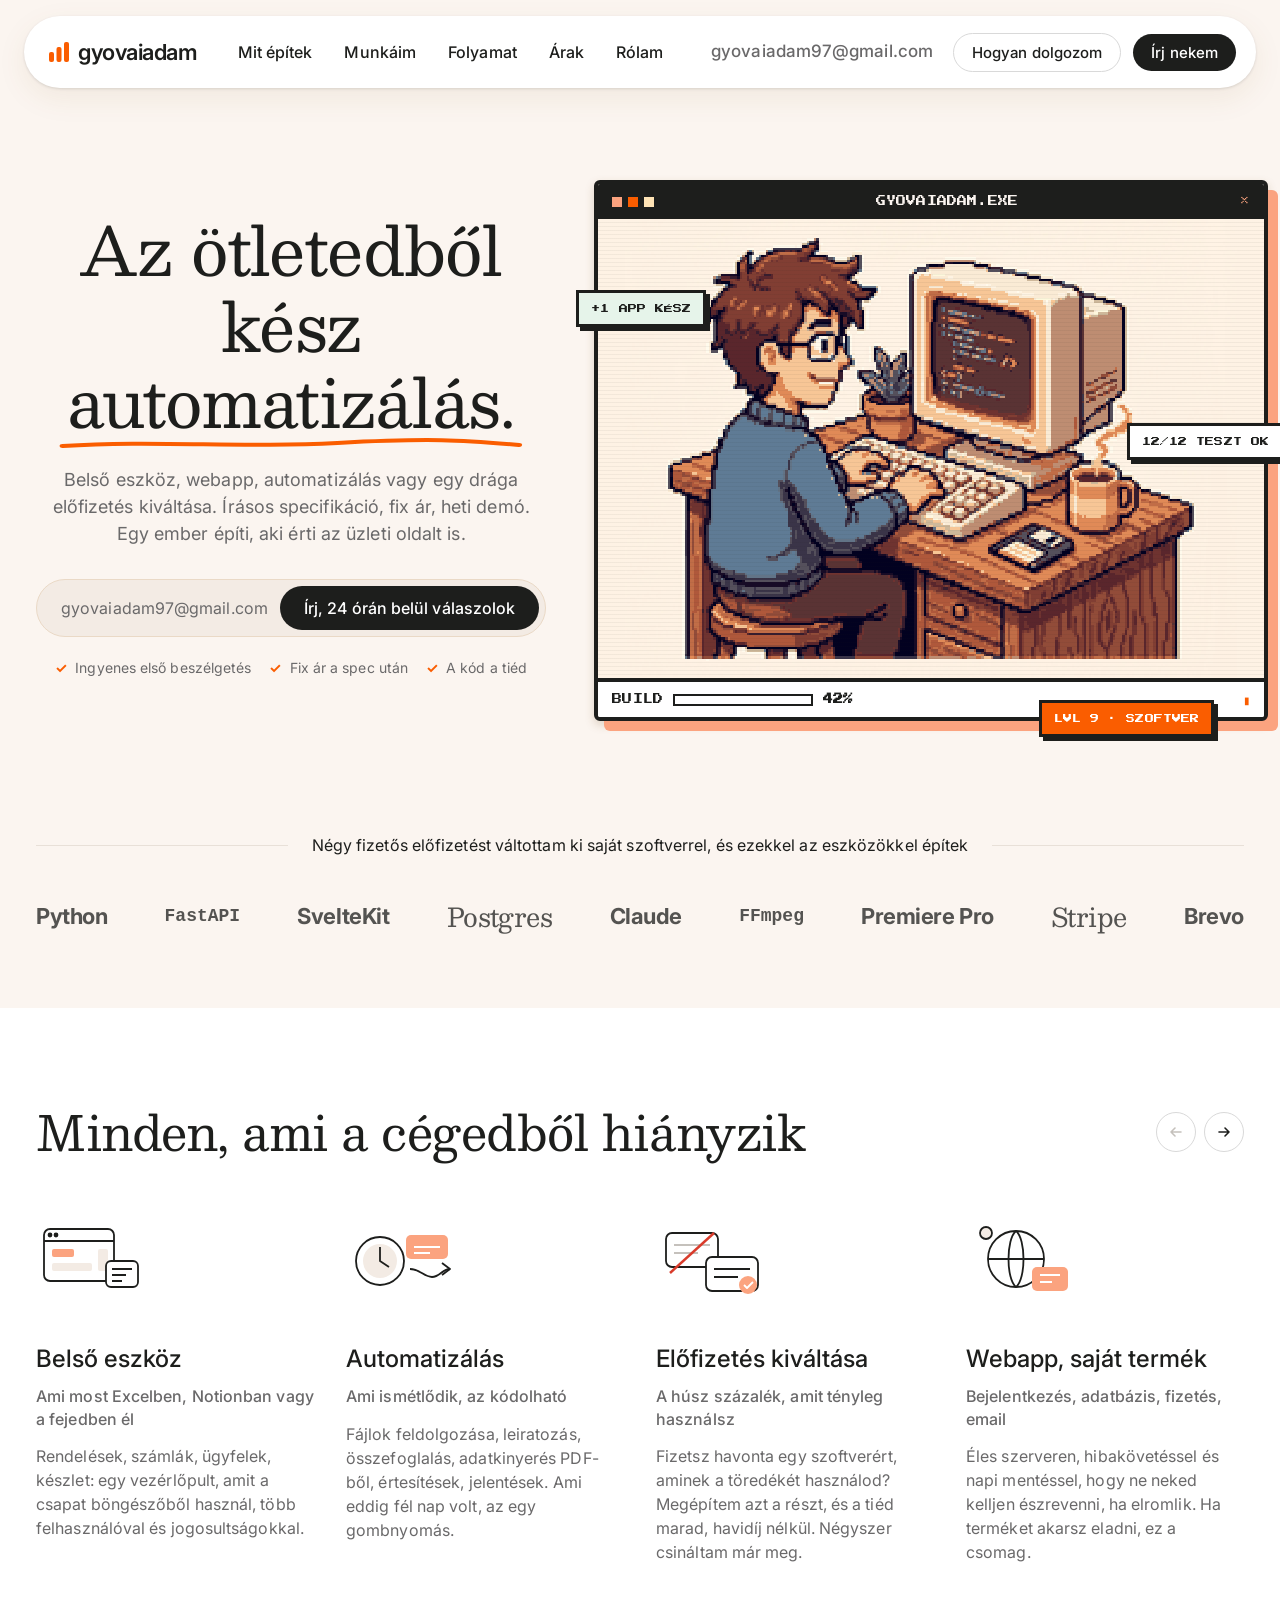
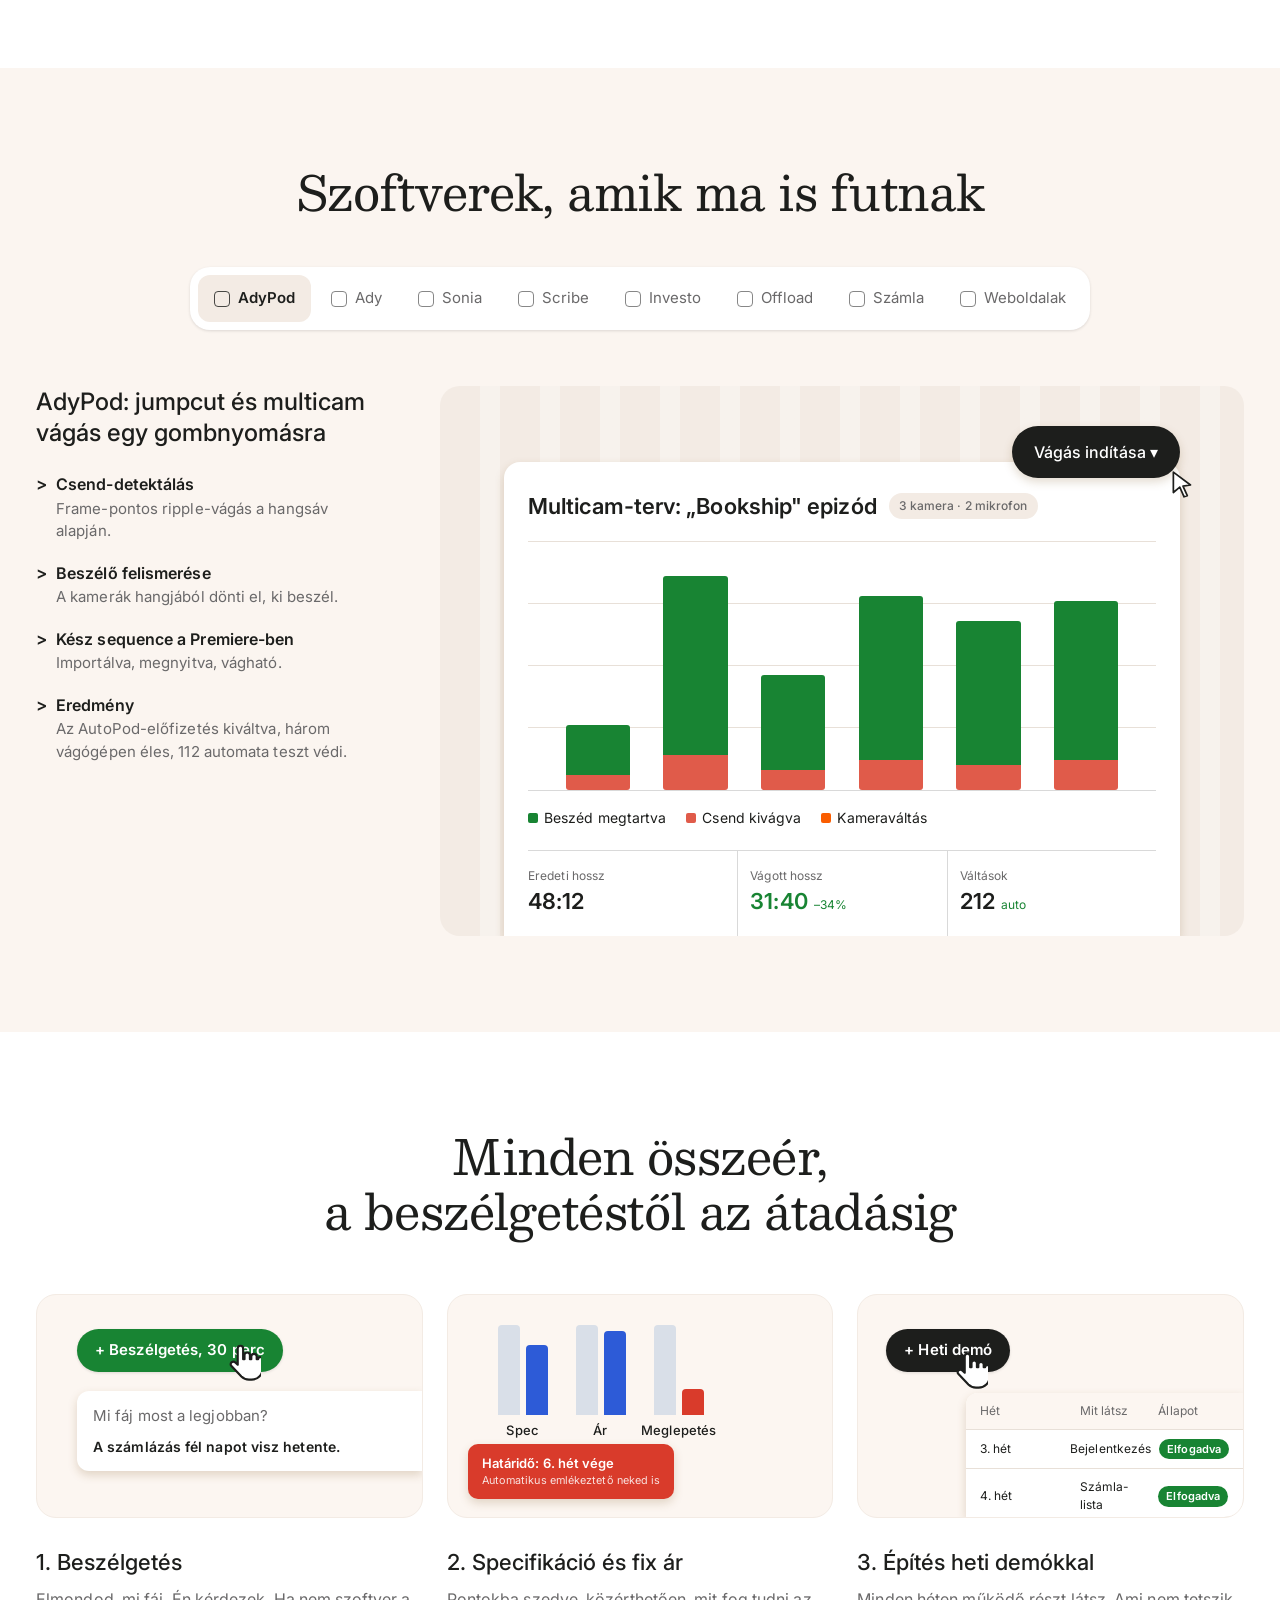
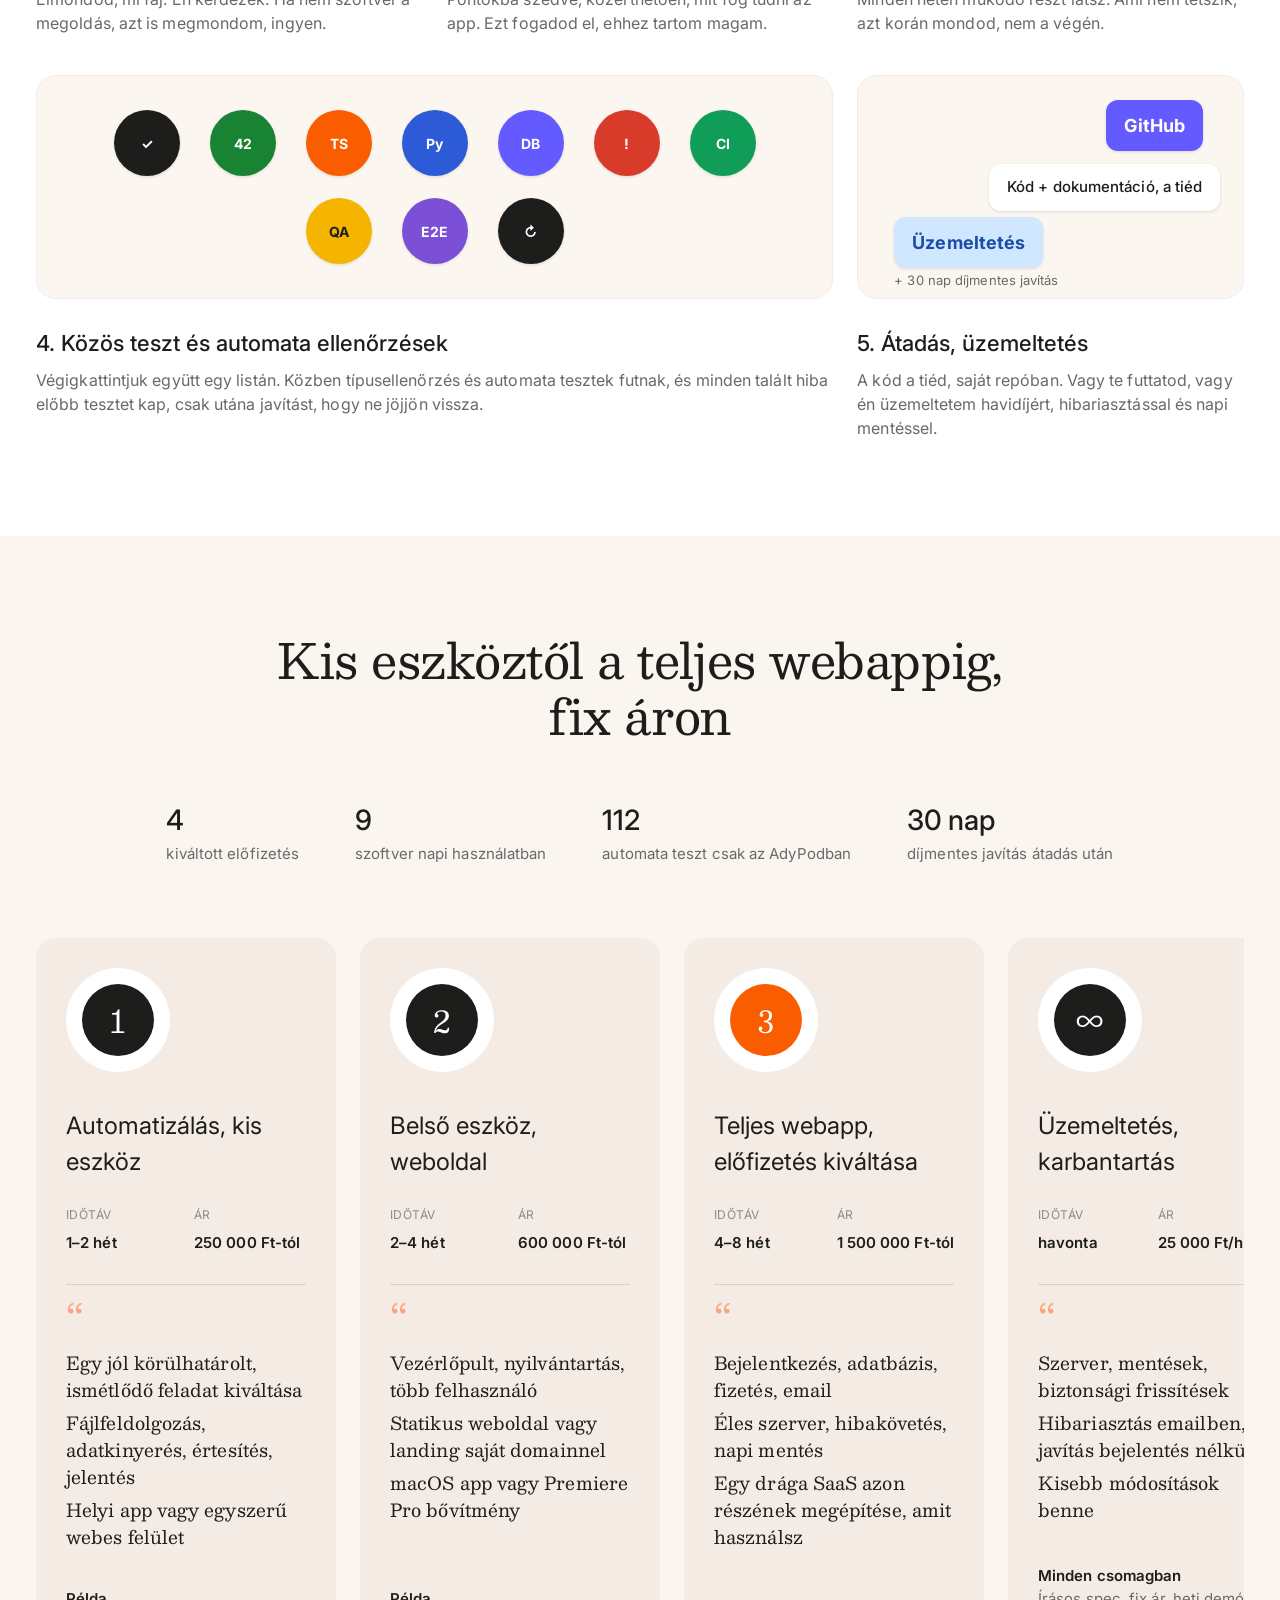
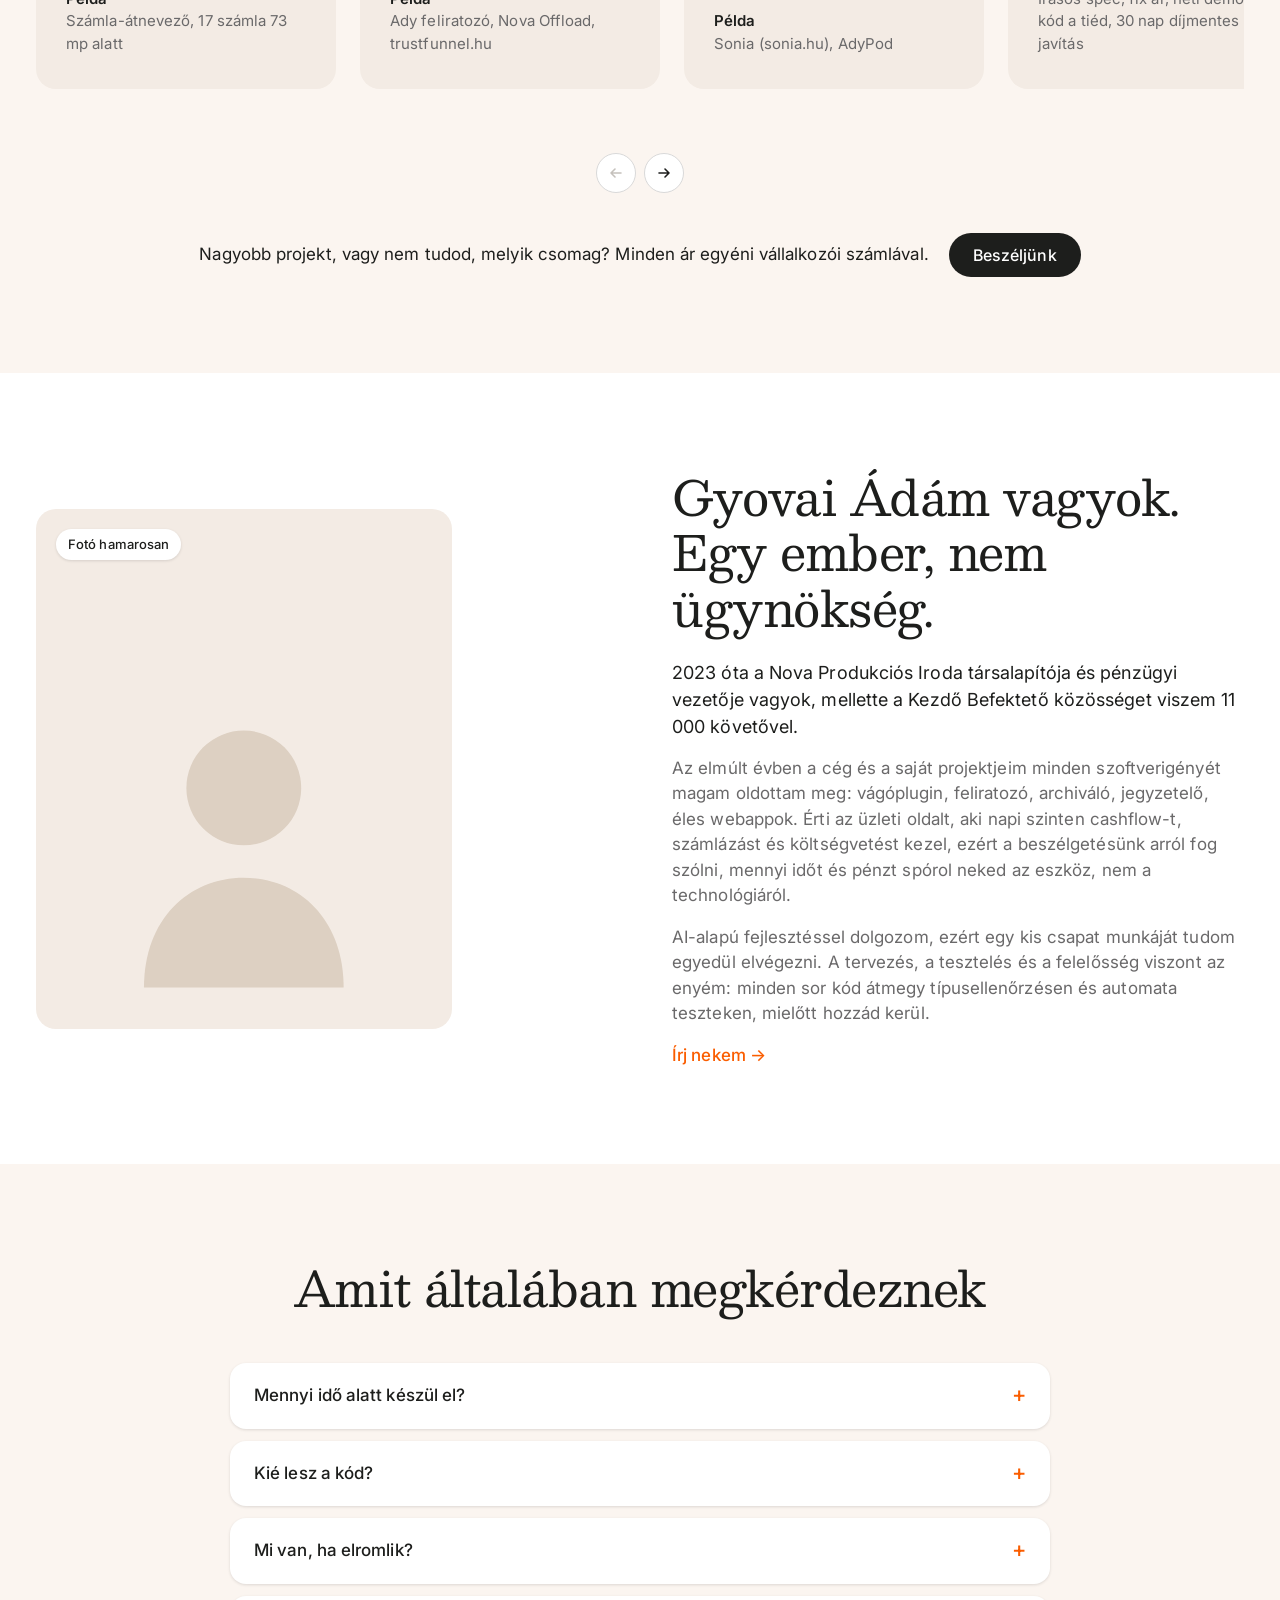
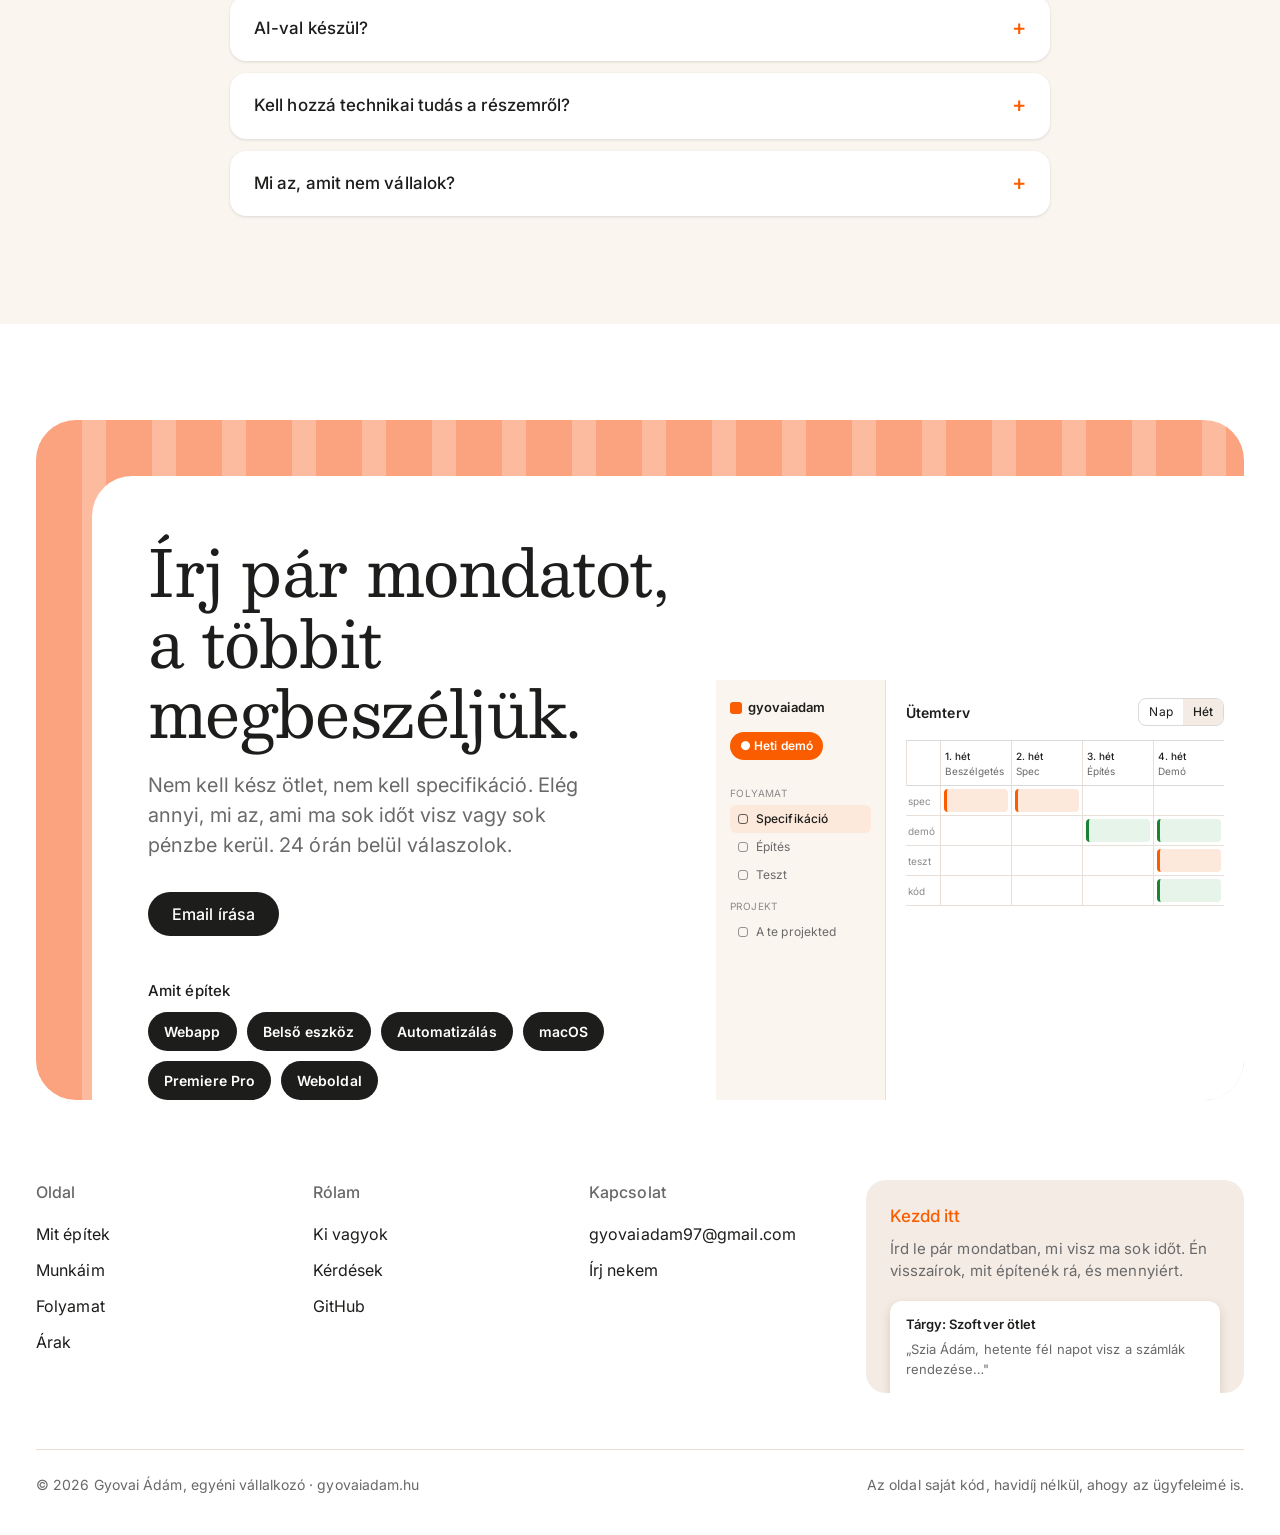
<file: docs/index.html>
<!doctype html>
<html lang="hu">
<head>
  <meta charset="utf-8">
  <meta name="viewport" content="width=device-width, initial-scale=1">
  <title>Gyovai Ádám · Az ötletedből kész szoftver</title>
  <meta name="description" content="Belső eszköz, webapp, automatizálás vagy egy drága előfizetés kiváltása. Írásos specifikáció, fix ár, heti demó. Egy ember, aki érti az üzleti oldalt is.">
  <meta property="og:title" content="Gyovai Ádám · Az ötletedből kész szoftver">
  <meta property="og:description" content="Belső eszköz, webapp, automatizálás vagy egy drága előfizetés kiváltása. Írásos specifikáció, fix ár, heti demó.">
  <meta property="og:type" content="website">
  <meta name="theme-color" content="#fbf5f0">
  <link rel="icon" href="data:image/svg+xml,%3Csvg xmlns='http://www.w3.org/2000/svg' viewBox='0 0 32 32'%3E%3Crect width='32' height='32' rx='8' fill='%23fbf5f0'/%3E%3Crect x='7' y='16' width='5' height='9' rx='2' fill='%23fa5d00'/%3E%3Crect x='13.5' y='10' width='5' height='15' rx='2' fill='%23fa5d00'/%3E%3Crect x='20' y='6' width='5' height='19' rx='2' fill='%23fa5d00'/%3E%3C/svg%3E">
  <link rel="preconnect" href="https://fonts.googleapis.com">
  <link rel="preconnect" href="https://fonts.gstatic.com" crossorigin>
  <link href="https://fonts.googleapis.com/css2?family=Besley:wght@400;500&family=Inter:wght@400;500;600;700&family=Press+Start+2P&display=swap" rel="stylesheet">
  <link rel="stylesheet" href="style.css">
</head>
<body>

<header class="nav">
  <div class="nav-in">
    <div style="display:flex;align-items:center">
      <a class="logo" href="#"><svg viewBox="0 0 22 22" aria-hidden="true"><rect x="1" y="11" width="5" height="10" rx="2" fill="#fa5d00"/><rect x="8.5" y="6" width="5" height="15" rx="2" fill="#fa5d00"/><rect x="16" y="1" width="5" height="20" rx="2" fill="#fa5d00"/></svg>gyovaiadam</a>
      <nav class="nav-links" aria-label="Fő navigáció">
        <a href="#mit-epitek">Mit építek</a><a href="#munkaim">Munkáim</a><a href="#folyamat">Folyamat</a><a href="#arak">Árak</a><a href="#rolam">Rólam</a>
      </nav>
    </div>
    <div class="nav-r">
      <a class="login" href="mailto:gyovaiadam97@gmail.com">gyovaiadam97@gmail.com</a>
      <a class="btn btn-line btn-sm" href="#folyamat">Hogyan dolgozom</a>
      <a class="btn btn-dark btn-sm" href="mailto:gyovaiadam97@gmail.com?subject=Szoftver%20%C3%B6tlet">Írj nekem</a>
    </div>
  </div>
</header>

<main>

<section class="hero">
  <div class="wrap cols">
    <div class="hero-txt">
      <h1>Az ötletedből<br>kész<br><span class="rot" id="rot"><span class="w on">webapp.</span><span class="w">automatizálás.</span><span class="w">vágóplugin.</span><span class="w">belső eszköz.</span><span class="w">weboldal.</span><svg viewBox="0 0 300 16" preserveAspectRatio="none" aria-hidden="true"><path d="M3 10 C 60 4, 120 12, 180 7 S 260 4, 297 9" fill="none" stroke="#fa5d00" stroke-width="4" stroke-linecap="round"/></svg></span></h1>
      <p class="lead">Belső eszköz, webapp, automatizálás vagy egy drága előfizetés kiváltása. Írásos specifikáció, fix ár, heti demó. Egy ember építi, aki érti az üzleti oldalt is.</p>
      <div class="mailbox">
        <span class="addr">gyovaiadam97@gmail.com</span>
        <a class="btn btn-dark" href="mailto:gyovaiadam97@gmail.com?subject=Szoftver%20%C3%B6tlet">Írj, 24 órán belül válaszolok</a>
      </div>
      <div class="checks"><span>Ingyenes első beszélgetés</span><span>Fix ár a spec után</span><span>A kód a tiéd</span></div>
    </div>
    <div class="px" aria-hidden="true">
      <div class="px-win">
        <div class="px-bar"><span class="px-dots"><i></i><i></i><i></i></span><span class="px-title">GYOVAIADAM.EXE</span><span class="px-x">×</span></div>
        <div class="px-screen">
          <img src="img/hero-pixel.png" alt="">
          <div class="px-scan"></div>
        </div>
        <div class="px-status">
          <span class="px-load">BUILD <span class="px-prog"><i></i></span> <b id="pxPct">0%</b></span>
          <span class="px-blink">▮</span>
        </div>
      </div>
      <div class="px-chip a">+1 APP KÉSZ</div>
      <div class="px-chip b">12/12 TESZT OK</div>
      <div class="px-chip c">LVL 9 · SZOFTVER</div>
    </div>
    </div>
  </div>
</section>

<section class="trust">
  <div class="wrap">
    <div class="lbl">Négy fizetős előfizetést váltottam ki saját szoftverrel, és ezekkel az eszközökkel építek</div>
    <div class="logos" aria-label="Technológiák">
      <span>Python</span><span class="mono">FastAPI</span><span>SvelteKit</span><span class="serif">Postgres</span><span>Claude</span><span class="mono">FFmpeg</span><span>Premiere Pro</span><span class="serif">Stripe</span><span>Brevo</span>
    </div>
  </div>
</section>

<section class="sec white" id="mit-epitek">
  <div class="wrap">
    <div class="head-row" data-reveal>
      <h2>Minden, ami a cégedből hiányzik</h2>
      <div class="arrows"><button class="arrow" id="wfPrev" aria-label="Előző" disabled><svg viewBox="0 0 16 16" fill="none" stroke="currentColor" stroke-width="1.6" stroke-linecap="round" stroke-linejoin="round"><path d="M13 8H3M7 4L3 8l4 4"/></svg></button><button class="arrow" id="wfNext" aria-label="Következő"><svg viewBox="0 0 16 16" fill="none" stroke="currentColor" stroke-width="1.6" stroke-linecap="round" stroke-linejoin="round"><path d="M3 8h10M9 4l4 4-4 4"/></svg></button></div>
    </div>
    <div class="rail" id="wfRail">
      <article class="wf" data-reveal>
        <svg viewBox="0 0 110 90" fill="none" stroke="#1d1e1c" stroke-width="1.8" stroke-linejoin="round"><rect x="8" y="14" width="70" height="52" rx="6" fill="#fff"/><path d="M8 26h70"/><rect x="16" y="34" width="22" height="8" rx="2" fill="#fba37f" stroke="none"/><rect x="16" y="48" width="40" height="8" rx="2" fill="#f3ebe4" stroke="none"/><rect x="62" y="34" width="10" height="22" rx="2" fill="#f3ebe4" stroke="none"/><rect x="70" y="46" width="32" height="26" rx="5" fill="#fff"/><path d="M76 54h20M76 60h14M76 66h10"/><circle cx="14" cy="20" r="1.5" fill="#1d1e1c"/><circle cx="20" cy="20" r="1.5" fill="#1d1e1c"/></svg>
        <h3>Belső eszköz</h3>
        <p class="sub">Ami most Excelben, Notionban vagy a fejedben él</p>
        <p>Rendelések, számlák, ügyfelek, készlet: egy vezérlőpult, amit a csapat böngészőből használ, több felhasználóval és jogosultságokkal.</p>
      </article>
      <article class="wf" data-reveal style="--d:.1s">
        <svg viewBox="0 0 110 90" fill="none" stroke="#1d1e1c" stroke-width="1.8" stroke-linejoin="round"><circle cx="34" cy="46" r="24" fill="#fff"/><circle cx="34" cy="46" r="17" fill="#f3ebe4" stroke="none"/><path d="M34 32v14l9 6"/><rect x="60" y="20" width="42" height="24" rx="5" fill="#fba37f" stroke="none"/><path d="M68 32h26M68 38h16" stroke="#fff"/><path d="M64 54c10 0 14 8 22 8s10-8 18-8" /><path d="M96 48l8 6-8 6"/></svg>
        <h3>Automatizálás</h3>
        <p class="sub">Ami ismétlődik, az kódolható</p>
        <p>Fájlok feldolgozása, leiratozás, összefoglalás, adatkinyerés PDF-ből, értesítések, jelentések. Ami eddig fél nap volt, az egy gombnyomás.</p>
      </article>
      <article class="wf" data-reveal style="--d:.2s">
        <svg viewBox="0 0 110 90" fill="none" stroke="#1d1e1c" stroke-width="1.8" stroke-linejoin="round"><rect x="10" y="18" width="52" height="34" rx="6" fill="#fff"/><path d="M18 30h36M18 38h24" stroke="#c5c1bc"/><path d="M14 58l44-40" stroke="#d93b2b" stroke-width="2.5"/><rect x="50" y="42" width="52" height="34" rx="6" fill="#fff"/><path d="M58 54h36M58 62h24"/><circle cx="92" cy="70" r="9" fill="#fba37f" stroke="none"/><path d="M88 70l3 3 6-6" stroke="#fff"/></svg>
        <h3>Előfizetés kiváltása</h3>
        <p class="sub">A húsz százalék, amit tényleg használsz</p>
        <p>Fizetsz havonta egy szoftverért, aminek a töredékét használod? Megépítem azt a részt, és a tiéd marad, havidíj nélkül. Négyszer csináltam már meg.</p>
      </article>
      <article class="wf" data-reveal style="--d:.3s">
        <svg viewBox="0 0 110 90" fill="none" stroke="#1d1e1c" stroke-width="1.8" stroke-linejoin="round"><circle cx="50" cy="44" r="28" fill="#fff"/><path d="M22 44h56M50 16c-10 8-10 48 0 56M50 16c10 8 10 48 0 56"/><rect x="66" y="52" width="36" height="24" rx="5" fill="#fba37f" stroke="none"/><path d="M74 60h20M74 67h12" stroke="#fff"/><circle cx="20" cy="18" r="6" fill="#f3ebe4"/></svg>
        <h3>Webapp, saját termék</h3>
        <p class="sub">Bejelentkezés, adatbázis, fizetés, email</p>
        <p>Éles szerveren, hibakövetéssel és napi mentéssel, hogy ne neked kelljen észrevenni, ha elromlik. Ha terméket akarsz eladni, ez a csomag.</p>
      </article>
      <article class="wf" data-reveal style="--d:.4s">
        <svg viewBox="0 0 110 90" fill="none" stroke="#1d1e1c" stroke-width="1.8" stroke-linejoin="round"><rect x="12" y="14" width="86" height="54" rx="8" fill="#fff"/><path d="M40 78h30M55 68v10"/><rect x="20" y="22" width="30" height="38" rx="4" fill="#f3ebe4" stroke="none"/><rect x="56" y="22" width="34" height="14" rx="3" fill="#fba37f" stroke="none"/><path d="M56 44h34M56 52h22"/></svg>
        <h3>macOS app, Premiere plugin</h3>
        <p class="sub">A saját gépeden fut, internet nélkül</p>
        <p>Natív asztali eszköz vagy bővítmény a vágóprogramba. A vágócsapatnak így készült az AdyPod és a Nova Offload.</p>
      </article>
      <article class="wf" data-reveal style="--d:.5s">
        <svg viewBox="0 0 110 90" fill="none" stroke="#1d1e1c" stroke-width="1.8" stroke-linejoin="round"><rect x="14" y="12" width="82" height="62" rx="8" fill="#fff"/><path d="M14 26h82"/><rect x="24" y="36" width="36" height="8" rx="2" fill="#1d1e1c" stroke="none"/><rect x="24" y="50" width="52" height="5" rx="2" fill="#c5c1bc" stroke="none"/><rect x="24" y="59" width="40" height="5" rx="2" fill="#c5c1bc" stroke="none"/><rect x="68" y="34" width="20" height="12" rx="6" fill="#fba37f" stroke="none"/></svg>
        <h3>Weboldal, landing</h3>
        <p class="sub">Saját domain, havidíj nélkül</p>
        <p>Gyors, statikus oldal Framer és Webflow helyett, ugyanazzal a kinézettel. A trustfunnel.hu így spórol évi 60 000 forintot.</p>
      </article>
    </div>
  </div>
</section>

<section class="sec" id="munkaim">
  <div class="wrap">
    <h2 class="center" data-reveal>Szoftverek, amik ma is futnak</h2>
    <div class="tabs" id="tabs" data-reveal>
      <button class="tab on" data-p="adypod"><i></i>AdyPod</button>
      <button class="tab" data-p="ady"><i></i>Ady</button>
      <button class="tab" data-p="sonia"><i></i>Sonia</button>
      <button class="tab" data-p="scribe"><i></i>Scribe</button>
      <button class="tab" data-p="investo"><i></i>Investo</button>
      <button class="tab" data-p="offload"><i></i>Offload</button>
      <button class="tab" data-p="szamla"><i></i>Számla</button>
      <button class="tab" data-p="web"><i></i>Weboldalak</button>
    </div>

    <div class="panel on" data-panel="adypod">
      <div>
        <h3>AdyPod: jumpcut és multicam vágás egy gombnyomásra</h3>
        <div class="li"><b>Csend-detektálás</b><span>Frame-pontos ripple-vágás a hangsáv alapján.</span></div>
        <div class="li"><b>Beszélő felismerése</b><span>A kamerák hangjából dönti el, ki beszél.</span></div>
        <div class="li"><b>Kész sequence a Premiere-ben</b><span>Importálva, megnyitva, vágható.</span></div>
        <div class="li"><b>Eredmény</b><span>Az AutoPod-előfizetés kiváltva, három vágógépen éles, 112 automata teszt védi.</span></div>
      </div>
      <div class="frame"><span class="fab">Vágás indítása ▾</span>
        <div class="card">
          <div class="ttl">Multicam-terv: „Bookship" epizód <span class="pill">3 kamera · 2 mikrofon</span></div>
          <div class="chart">
            <div class="bar"><i style="height:20%"></i><i class="neg" style="height:6%"></i></div>
            <div class="bar"><i style="height:72%"></i><i class="neg" style="height:14%"></i></div>
            <div class="bar"><i style="height:38%"></i><i class="neg" style="height:8%"></i></div>
            <div class="bar hl"><i style="height:66%"></i><i class="neg" style="height:12%"></i></div>
            <div class="bar"><i style="height:58%"></i><i class="neg" style="height:10%"></i></div>
            <div class="bar"><i style="height:64%"></i><i class="neg" style="height:12%"></i></div>
          </div>
          <div class="legend"><span>Beszéd megtartva</span><span class="c">Csend kivágva</span><span class="o">Kameraváltás</span></div>
          <div class="kpis"><div class="kpi"><small>Eredeti hossz</small><b>48:12</b></div><div class="kpi"><small>Vágott hossz</small><b class="g">31:40</b><em>–34%</em></div><div class="kpi"><small>Váltások</small><b>212</b><em>auto</em></div></div>
        </div>
      </div>
    </div>

    <div class="panel" data-panel="ady">
      <div>
        <h3>Ady: feliratozó webapp a stúdiónak</h3>
        <div class="li"><b>Helyi átírás</b><span>Whisper és WhisperX, szószintű időzítéssel, a saját gépükön.</span></div>
        <div class="li"><b>Felirat ráégetése</b><span>FFmpeg-gel, a Nova arculatával.</span></div>
        <div class="li"><b>Átirat öt formátumban</b><span>SRT, VTT, TXT, DOCX, JSON.</span></div>
        <div class="li"><b>Eredmény</b><span>Submagic és Alrite kiváltva, négy munkatárs használja naponta.</span></div>
      </div>
      <div class="frame"><span class="fab">Letöltés ▾</span>
        <div class="card">
          <div class="ttl">Feliratozási sor <span class="pill">ma · 4 fájl</span></div>
          <div class="list">
            <div class="row"><span>Podcast_E42_final.mp4</span><span class="muted small">42:10</span><span class="st">Kész</span></div>
            <div class="row"><span>Reels_kávé_v2.mov</span><span class="muted small">0:58</span><span class="st">Kész</span></div>
            <div class="row"><span>Interjú_Kristóf.mp4</span><span class="muted small">18:33</span><span class="st o">Átírás 64%</span></div>
            <div class="row"><span>Bro'dcast_S03E01.mp4</span><span class="muted small">55:02</span><span class="st g2">Sorban</span></div>
          </div>
          <div class="kpis" style="margin-top:22px"><div class="kpi"><small>Átírt perc ebben a hónapban</small><b>1 240</b></div><div class="kpi"><small>Kiváltott előfizetés</small><b class="g">2</b><em>Submagic, Alrite</em></div><div class="kpi"><small>Havidíj</small><b>0 Ft</b></div></div>
        </div>
      </div>
    </div>

    <div class="panel" data-panel="sonia">
      <div>
        <h3>Sonia: 21 napos önismereti interjú, élesben</h3>
        <div class="li"><b>Esti kérdés</b><span>Válasz hangban vagy szövegben, heti email-emlékeztetővel.</span></div>
        <div class="li"><b>Elemzés a 21. napon</b><span>Összefoglaló a mintákról, amiket a válaszaidban lát.</span></div>
        <div class="li"><b>Saját szerver</b><span>Postgres, napi mentés, hibakövetés emailes riasztással.</span></div>
        <div class="li"><b>Eredmény</b><span>Publikus, működő termék: <a href="https://sonia.hu" target="_blank" rel="noopener">sonia.hu</a></span></div>
      </div>
      <div class="frame"><span class="fab">Ma esti kérdés ▾</span>
        <div class="card">
          <div class="ttl">7. nap <span class="pill">21-ből</span></div>
          <div class="term" style="font-family:inherit;font-size:16px;line-height:1.6;color:#1d1e1c;background:#fbf5f0">Mi volt ma az a pillanat, amikor a legjobban a helyeden érezted magad?</div>
          <div class="term" style="font-family:inherit;font-size:16px;line-height:1.6;background:#fff;border:1px solid #e8e0d8;margin-top:12px">Amikor a délutáni hívás után egyedül maradtam a teraszon. <span class="muted small">🎤 0:41</span></div>
          <div class="kpis" style="margin-top:22px"><div class="kpi"><small>Válaszok</small><b>7 / 21</b></div><div class="kpi"><small>Ismétlődő téma</small><b class="g">csend</b><em>3×</em></div><div class="kpi"><small>Következő emlékeztető</small><b>hétfő</b></div></div>
        </div>
      </div>
    </div>

    <div class="panel" data-panel="scribe">
      <div>
        <h3>Scribe: megbeszélés-jegyző, ami nem küld el semmit</h3>
        <div class="li"><b>Helyben futó magyar átirat</b><span>WhisperX és beszélőfelismerés a gép saját processzorán.</span></div>
        <div class="li"><b>AI-összefoglaló</b><span>Döntések, teendők, felelősök.</span></div>
        <div class="li"><b>Archívum és Notion</b><span>Kereshető múlt, a kész összefoglaló megy csak a Notionba.</span></div>
        <div class="li"><b>Eredmény</b><span>Napi használatban egy ügyvezetőnél, interjú-értékelő módban is.</span></div>
      </div>
      <div class="frame"><span class="fab">Összefoglaló ▾</span>
        <div class="card">
          <div class="ttl">Heti meeting · 2026. 08. 31. <span class="pill">52 perc · 3 beszélő</span></div>
          <div class="list">
            <div class="row"><span><b>Döntés</b> · A podcast-kampány szeptember 15-én indul</span><span></span><span class="st">Notionban</span></div>
            <div class="row"><span><b>Teendő</b> · Kristóf: landing-szövegek péntekig</span><span></span><span class="st o">Nyitott</span></div>
            <div class="row"><span><b>Teendő</b> · Ádám: árajánlat a stúdióbérlésre</span><span></span><span class="st o">Nyitott</span></div>
            <div class="row"><span><b>Kérdés</b> · Kell-e külön Instagram-fiók a podcastnak?</span><span></span><span class="st g2">Később</span></div>
          </div>
        </div>
      </div>
    </div>

    <div class="panel" data-panel="investo">
      <div>
        <h3>Investo: portfólióelemző saját szabályokkal</h3>
        <div class="li"><b>Tranzakció-import</b><span>Excelből, vétel, eladás és devizaváltás is.</span></div>
        <div class="li"><b>All-time hozamgörbe</b><span>Egy naptól öt évig, száz százalék pontossággal.</span></div>
        <div class="li"><b>Javaslatmotor</b><span>Írásban rögzített szabályok döntenek, nem a hangulat.</span></div>
        <div class="li"><b>Eredmény</b><span>A Google Finance portfóliókövetőjét váltotta ki.</span></div>
      </div>
      <div class="frame"><span class="fab">Jelentés exportja ▾</span>
        <div class="card">
          <div class="ttl">Portfólió-hozam ebben a negyedévben <span class="pill">USD</span></div>
          <div class="chart">
            <div class="bar"><i style="height:10%"></i><i class="neg" style="height:4%"></i></div>
            <div class="bar"><i style="height:52%"></i><i class="neg" style="height:16%"></i></div>
            <div class="bar"><i style="height:24%"></i><i class="neg" style="height:8%"></i></div>
            <div class="bar"><i style="height:60%"></i><i class="neg" style="height:14%"></i></div>
            <div class="bar hl"><i style="height:44%"></i><i class="neg" style="height:12%"></i></div>
            <div class="bar"><i style="height:58%"></i><i class="neg" style="height:12%"></i></div>
          </div>
          <div class="legend"><span>Bevétel</span><span class="c">Költség</span><span class="o">Nyereség</span></div>
          <div class="kpis"><div class="kpi"><small>Bevétel</small><b>$48 750</b><em>+34,2%</em></div><div class="kpi"><small>Költség</small><b>$19 500</b><em>+12,8%</em></div><div class="kpi"><small>Nyereség (60%)</small><b class="g">$29 250</b><em>+52,6%</em></div></div>
        </div>
      </div>
    </div>

    <div class="panel" data-panel="offload">
      <div>
        <h3>Nova Offload: archiválás, ami sosem töröl</h3>
        <div class="li"><b>Egy olvasás, két cél</b><span>Kamerakártya SSD-re és HDD-re egyszerre.</span></div>
        <div class="li"><b>Hash-ellenőrzés</b><span>Minden fájl bitre pontosan egyezik, MHL-jegyzőkönyvvel.</span></div>
        <div class="li"><b>A stúdió kézikönyve szerint</b><span>Mappanevek, dátumok, kameránkénti szerkezet automatikusan.</span></div>
        <div class="li"><b>Eredmény</b><span>Az Offshoot-előfizetés kiváltva, natív ablakos app.</span></div>
      </div>
      <div class="frame"><span class="fab">Mentés indítása ▾</span>
        <div class="card">
          <div class="ttl">2026.08.29. - Podcast S03E02 <span class="pill">SONY_A · SONY_B · AUDIO</span></div>
          <div class="list">
            <div class="row"><span>SONY_A → SSD4TM1 + 16TM1</span><span class="muted small">184 GB</span><span class="st">Ellenőrizve</span></div>
            <div class="row"><span>SONY_B → SSD4TM1 + 16TM1</span><span class="muted small">171 GB</span><span class="st">Ellenőrizve</span></div>
            <div class="row"><span>AUDIO/ZoomF3 → SSD4TM1 + 16TM1</span><span class="muted small">2,1 GB</span><span class="st o">Másolás 78%</span></div>
          </div>
          <div class="kpis" style="margin-top:22px"><div class="kpi"><small>Átlagsebesség</small><b>412 MB/s</b></div><div class="kpi"><small>Hash-hiba</small><b class="g">0</b></div><div class="kpi"><small>Törölt fájl</small><b>soha</b></div></div>
        </div>
      </div>
    </div>

    <div class="panel" data-panel="szamla">
      <div>
        <h3>Számla-átnevező: bedobod a ZIP-et, kész a mappa</h3>
        <div class="li"><b>Kicsomagolás</b><span>ZIP-ek és egyedi PDF-ek vegyesen, egy menetben.</span></div>
        <div class="li"><b>AI-alapú kinyerés</b><span>Teljesítési dátum és kiállító, öt párhuzamos szálon.</span></div>
        <div class="li"><b>Átnevezett fájlok</b><span>ÉÉÉÉ-HH-NN_Kiállító.pdf, aznapi mappában.</span></div>
        <div class="li"><b>Eredmény</b><span>17 számla 73 másodperc alatt, kézi munka nulla.</span></div>
      </div>
      <div class="frame"><span class="fab">Mappa megnyitása ▾</span>
        <div class="card">
          <div class="ttl">Feldolgozás <span class="pill">szamlak-2026-09-02</span></div>
          <div class="term">
            <div>$ bejovo_szamlak.zip → 17 PDF</div>
            <div>dátum + kiállító kinyerése <b>5 szálon</b> …</div>
            <div><span class="ok">✓</span> 2026-08-14_Telekom.pdf</div>
            <div><span class="ok">✓</span> 2026-08-19_Rackhost.pdf</div>
            <div><span class="ok">✓</span> 2026-08-27_Brevo.pdf</div>
            <div><span class="ok">✓</span> 2026-08-30_Hostinger.pdf</div>
            <div><b>kész: 17/17 · 73 mp</b></div>
          </div>
          <div class="kpis" style="margin-top:22px"><div class="kpi"><small>Egy számla</small><b>~4 mp</b></div><div class="kpi"><small>Biztos találat</small><b class="g">17/17</b></div><div class="kpi"><small>Kézi átnevezés</small><b>0</b></div></div>
        </div>
      </div>
    </div>

    <div class="panel" data-panel="web">
      <div>
        <h3>Weboldalak: Framer helyett saját kód</h3>
        <div class="li"><b>trustfunnel.hu</b><span>Framer-oldal kiváltása azonos kinézettel, saját domain, HTTPS. <a href="https://www.trustfunnel.hu" target="_blank" rel="noopener">Megnézem</a></span></div>
        <div class="li"><b>podcast.novastudio.hu</b><span>Ajánlati landing, mellé kattintásos szövegszerkesztő: a kolléga átírja, a mentés élesít. <a href="https://podcast.novastudio.hu" target="_blank" rel="noopener">Megnézem</a></span></div>
        <div class="li"><b>Eredmény</b><span>Évi 60 000 Ft megtakarítás, szövegmódosítás fejlesztő nélkül.</span></div>
      </div>
      <div class="frame"><span class="fab">Mentés és élesítés ▾</span>
        <div class="card">
          <div class="ttl">Szövegszerkesztő · podcast.novastudio.hu <span class="pill">élő</span></div>
          <div class="list">
            <div class="row"><span>Hero-cím: „A podcast, ami ügyfelet hoz"</span><span></span><span class="st">Élesben</span></div>
            <div class="row"><span>Árak-blokk: „390 000 Ft / epizód"</span><span></span><span class="st o">Módosítva</span></div>
            <div class="row"><span>GYIK 3. kérdés</span><span></span><span class="st g2">Piszkozat</span></div>
          </div>
          <div class="kpis" style="margin-top:22px"><div class="kpi"><small>Havidíj</small><b>0 Ft</b></div><div class="kpi"><small>Élesítés</small><b class="g">~90 mp</b><em>git push</em></div><div class="kpi"><small>Fejlesztő kell hozzá</small><b>nem</b></div></div>
        </div>
      </div>
    </div>
  </div>
</section>

<section class="sec white" id="folyamat">
  <div class="wrap">
    <h2 class="center" data-reveal>Minden összeér,<br>a beszélgetéstől az átadásig</h2>
    <div class="bento">
      <div class="b" data-reveal>
        <div class="art"><span class="btnp" style="left:40px;top:34px">+ Beszélgetés, 30 perc</span><span class="hand" style="left:190px;top:48px"></span><div class="win" style="left:40px;top:96px;right:0;border-radius:12px 0 0 12px"><div class="muted small">Mi fáj most a legjobban?</div><div style="margin-top:8px;font-weight:600">A számlázás fél napot visz hetente.</div></div></div>
        <h3>1. Beszélgetés</h3><p>Elmondod, mi fáj. Én kérdezek. Ha nem szoftver a megoldás, azt is megmondom, ingyen.</p>
      </div>
      <div class="b" data-reveal style="--d:.1s">
        <div class="art"><div class="bars" style="left:50px;top:30px"><div style="position:relative"><i style="height:90px"></i><i class="b" style="height:70px"></i><span class="lab">Spec<b>kész</b></span></div><div style="position:relative"><i style="height:90px"></i><i class="b" style="height:84px"></i><span class="lab">Ár<b>fix</b></span></div><div style="position:relative"><i style="height:90px"></i><i class="r" style="height:26px"></i><span class="lab">Meglepetés<b class="r">0</b></span></div></div><div class="alert" style="left:20px;bottom:18px">Határidő: 6. hét vége<small>Automatikus emlékeztető neked is</small></div></div>
        <h3>2. Specifikáció és fix ár</h3><p>Pontokba szedve, közérthetően, mit fog tudni az app. Ezt fogadod el, ehhez tartom magam.</p>
      </div>
      <div class="b" data-reveal style="--d:.2s">
        <div class="art"><span class="btnp dark" style="left:28px;top:34px">+ Heti demó</span><span class="hand" style="left:96px;top:56px"></span><div class="tbl"><div class="tr th"><span>Hét</span><span>Mit látsz</span><span>Állapot</span></div><div class="tr"><span>3. hét</span><span>Bejelentkezés</span><span class="st g">Elfogadva</span></div><div class="tr"><span>4. hét</span><span>Számla-lista</span><span class="st g">Elfogadva</span></div><div class="tr"><span>5. hét</span><span>PDF-export</span><span class="st o">Demó ma</span></div><div class="tr"><span>6. hét</span><span>Email-küldés</span><span class="st d">Terv</span></div></div></div>
        <h3>3. Építés heti demókkal</h3><p>Minden héten működő részt látsz. Ami nem tetszik, azt korán mondod, nem a végén.</p>
      </div>
      <div class="b wide" data-reveal style="--d:.1s">
        <div class="art"><div class="circles"><i style="background:#1d1e1c">✓</i><i style="background:#188433">42</i><i style="background:#fa5d00">TS</i><i style="background:#2d5bd7">Py</i><i style="background:#635bff">DB</i><i style="background:#d93b2b">!</i><i style="background:#0f9d58">CI</i><i style="background:#f4b400;color:#1d1e1c">QA</i><i style="background:#7b4fd6">E2E</i><i style="background:#1d1e1c">↻</i></div></div>
        <h3>4. Közös teszt és automata ellenőrzések</h3><p>Végigkattintjuk együtt egy listán. Közben típusellenőrzés és automata tesztek futnak, és minden talált hiba előbb tesztet kap, csak utána javítást, hogy ne jöjjön vissza.</p>
      </div>
      <div class="b" data-reveal style="--d:.2s">
        <div class="art"><div class="pay"><span class="p1">GitHub</span><span class="p2">Kód + dokumentáció, a tiéd</span><span class="p3">Üzemeltetés</span><small>+ 30 nap díjmentes javítás</small></div></div>
        <h3>5. Átadás, üzemeltetés</h3><p>A kód a tiéd, saját repóban. Vagy te futtatod, vagy én üzemeltetem havidíjért, hibariasztással és napi mentéssel.</p>
      </div>
    </div>
  </div>
</section>

<section class="sec" id="arak">
  <div class="wrap">
    <h2 class="center" data-reveal>Kis eszköztől a teljes webappig,<br>fix áron</h2>
    <div class="stats" data-reveal>
      <div class="stat"><b>4</b><span>kiváltott előfizetés</span></div>
      <div class="stat"><b>9</b><span>szoftver napi használatban</span></div>
      <div class="stat"><b>112</b><span>automata teszt csak az AdyPodban</span></div>
      <div class="stat"><b>30 nap</b><span>díjmentes javítás átadás után</span></div>
    </div>
    <div class="prail" id="prail">
      <article class="pc" data-reveal>
        <div class="ico"><i>1</i></div>
        <h3>Automatizálás, kis eszköz</h3>
        <div class="meta"><div><small>Időtáv</small><b>1–2 hét</b></div><div><small>Ár</small><b>250 000 Ft-tól</b></div></div>
        <hr><div class="q">“</div>
        <ul><li>Egy jól körülhatárolt, ismétlődő feladat kiváltása</li><li>Fájlfeldolgozás, adatkinyerés, értesítés, jelentés</li><li>Helyi app vagy egyszerű webes felület</li></ul>
        <div class="pfoot"><b>Példa</b>Számla-átnevező, 17 számla 73 mp alatt</div>
      </article>
      <article class="pc" data-reveal style="--d:.1s">
        <div class="ico"><i>2</i></div>
        <h3>Belső eszköz, weboldal</h3>
        <div class="meta"><div><small>Időtáv</small><b>2–4 hét</b></div><div><small>Ár</small><b>600 000 Ft-tól</b></div></div>
        <hr><div class="q">“</div>
        <ul><li>Vezérlőpult, nyilvántartás, több felhasználó</li><li>Statikus weboldal vagy landing saját domainnel</li><li>macOS app vagy Premiere Pro bővítmény</li></ul>
        <div class="pfoot"><b>Példa</b>Ady feliratozó, Nova Offload, trustfunnel.hu</div>
      </article>
      <article class="pc" data-reveal style="--d:.2s">
        <div class="ico"><i class="o">3</i></div>
        <h3>Teljes webapp, előfizetés kiváltása</h3>
        <div class="meta"><div><small>Időtáv</small><b>4–8 hét</b></div><div><small>Ár</small><b>1 500 000 Ft-tól</b></div></div>
        <hr><div class="q">“</div>
        <ul><li>Bejelentkezés, adatbázis, fizetés, email</li><li>Éles szerver, hibakövetés, napi mentés</li><li>Egy drága SaaS azon részének megépítése, amit használsz</li></ul>
        <div class="pfoot"><b>Példa</b>Sonia (sonia.hu), AdyPod</div>
      </article>
      <article class="pc" data-reveal style="--d:.3s">
        <div class="ico"><i>∞</i></div>
        <h3>Üzemeltetés, karbantartás</h3>
        <div class="meta"><div><small>Időtáv</small><b>havonta</b></div><div><small>Ár</small><b>25 000 Ft/hó-tól</b></div></div>
        <hr><div class="q">“</div>
        <ul><li>Szerver, mentések, biztonsági frissítések</li><li>Hibariasztás emailben, javítás bejelentés nélkül is</li><li>Kisebb módosítások benne</li></ul>
        <div class="pfoot"><b>Minden csomagban</b>Írásos spec, fix ár, heti demó, a kód a tiéd, 30 nap díjmentes javítás</div>
      </article>
    </div>
    <div class="center-cta" data-reveal>
      <div class="arrows"><button class="arrow" id="pPrev" aria-label="Előző" disabled><svg viewBox="0 0 16 16" fill="none" stroke="currentColor" stroke-width="1.6" stroke-linecap="round" stroke-linejoin="round"><path d="M13 8H3M7 4L3 8l4 4"/></svg></button><button class="arrow" id="pNext" aria-label="Következő"><svg viewBox="0 0 16 16" fill="none" stroke="currentColor" stroke-width="1.6" stroke-linecap="round" stroke-linejoin="round"><path d="M3 8h10M9 4l4 4-4 4"/></svg></button></div>
      <span>Nagyobb projekt, vagy nem tudod, melyik csomag? Minden ár egyéni vállalkozói számlával.</span>
      <a class="btn btn-dark" href="mailto:gyovaiadam97@gmail.com?subject=Szoftver%20%C3%B6tlet">Beszéljünk</a>
    </div>
  </div>
</section>

<section class="sec white" id="rolam">
  <div class="wrap about">
    <div class="portrait" data-reveal><span class="badge">Fotó hamarosan</span><svg viewBox="0 0 200 250" aria-hidden="true"><circle cx="100" cy="90" r="46" fill="currentColor"/><path d="M20 250c0-55 36-88 80-88s80 33 80 88" fill="currentColor"/></svg></div>
    <div data-reveal style="--d:.1s">
      <h2>Gyovai Ádám vagyok.<br>Egy ember, nem ügynökség.</h2>
      <p class="lead">2023 óta a Nova Produkciós Iroda társalapítója és pénzügyi vezetője vagyok, mellette a Kezdő Befektető közösséget viszem 11 000 követővel.</p>
      <p>Az elmúlt évben a cég és a saját projektjeim minden szoftverigényét magam oldottam meg: vágóplugin, feliratozó, archiváló, jegyzetelő, éles webappok. Érti az üzleti oldalt, aki napi szinten cashflow-t, számlázást és költségvetést kezel, ezért a beszélgetésünk arról fog szólni, mennyi időt és pénzt spórol neked az eszköz, nem a technológiáról.</p>
      <p>AI-alapú fejlesztéssel dolgozom, ezért egy kis csapat munkáját tudom egyedül elvégezni. A tervezés, a tesztelés és a felelősség viszont az enyém: minden sor kód átmegy típusellenőrzésen és automata teszteken, mielőtt hozzád kerül.</p>
      <a class="link" href="mailto:gyovaiadam97@gmail.com?subject=Szoftver%20%C3%B6tlet">Írj nekem →</a>
    </div>
  </div>
</section>

<section class="sec" id="gyik">
  <div class="wrap">
    <h2 class="center" data-reveal>Amit általában megkérdeznek</h2>
    <div class="faq" data-reveal>
      <details><summary>Mennyi idő alatt készül el?</summary><p>Kis eszköz 1–2 hét, belső rendszer 2–4 hét, teljes webapp 4–8 hét. A specifikációban pontos határidő van, és heti demón látod, hol tart.</p></details>
      <details><summary>Kié lesz a kód?</summary><p>A tiéd. Saját GitHub-repóban kapod, dokumentációval, úgy, hogy bárki más is tovább tudja vinni, ha egyszer úgy döntesz.</p></details>
      <details><summary>Mi van, ha elromlik?</summary><p>Minden éles appban hibakövetés fut, ami emailt küld, ha baj van, gyakran még azelőtt, hogy te észrevennéd. Az átadás utáni 30 napban díjmentesen javítok, utána üzemeltetési havidíjjal vagyok elérhető.</p></details>
      <details><summary>AI-val készül?</summary><p>Igen, AI-alapú fejlesztéssel, ettől gyors és megfizethető. A tervezés, a tesztelés és a döntések viszont az enyémek, és minden kód átmegy típusellenőrzésen és automata teszteken.</p></details>
      <details><summary>Kell hozzá technikai tudás a részemről?</summary><p>Nem. Beszélgetünk, én kérdezek, te válaszolsz. A specifikációt közérthetően írom, és a heti demókon a kész működést látod, nem kódot.</p></details>
      <details><summary>Mi az, amit nem vállalok?</summary><p>Nagy csapatot igénylő, több hónapos rendszereket, natív mobilappot és olyan projektet, ahol nincs egy konkrét ember, aki döntést tud hozni. Ha ilyen a helyzet, megmondom az első beszélgetésen.</p></details>
    </div>
  </div>
</section>

<div class="cta-wrap" id="kapcsolat">
  <div class="wrap">
    <div class="cta" data-reveal>
      <div class="inner">
        <div>
          <h2>Írj pár mondatot, a többit megbeszéljük.</h2>
          <p class="lead">Nem kell kész ötlet, nem kell specifikáció. Elég annyi, mi az, ami ma sok időt visz vagy sok pénzbe kerül. 24 órán belül válaszolok.</p>
          <a class="btn btn-dark" href="mailto:gyovaiadam97@gmail.com?subject=Szoftver%20%C3%B6tlet">Email írása</a>
          <div class="apps">Amit építek<div class="row"><span>Webapp</span><span>Belső eszköz</span><span>Automatizálás</span><span>macOS</span><span>Premiere Pro</span><span>Weboldal</span></div></div>
        </div>
        <div class="shot" aria-hidden="true">
          <div class="app">
            <div class="side">
              <div class="brand"><i></i>gyovaiadam</div>
              <span class="timer">● Heti demó</span>
              <div class="grp">Folyamat</div><div class="it on">Specifikáció</div><div class="it">Építés</div><div class="it">Teszt</div>
              <div class="grp">Projekt</div><div class="it">A te projekted</div>
            </div>
            <div class="main">
              <div class="hd"><b>Ütemterv</b><span class="seg"><span>Nap</span><span class="on">Hét</span></span></div>
              <div class="grid" style="grid-template-columns:34px repeat(4,1fr)">
                <div class="h"></div><div class="h"><b>1. hét</b>Beszélgetés</div><div class="h"><b>2. hét</b>Spec</div><div class="h"><b>3. hét</b>Építés</div><div class="h"><b>4. hét</b>Demó</div>
                <div class="r">spec</div><div class="c"><i></i></div><div class="c"><i></i></div><div class="c"></div><div class="c"></div>
                <div class="r">demó</div><div class="c"></div><div class="c"></div><div class="c"><i class="g"></i></div><div class="c"><i class="g"></i></div>
                <div class="r">teszt</div><div class="c"></div><div class="c"></div><div class="c"></div><div class="c"><i></i></div>
                <div class="r">kód</div><div class="c"></div><div class="c"></div><div class="c"></div><div class="c"><i class="g"></i></div>
              </div>
            </div>
          </div>
        </div>
      </div>
    </div>
  </div>
</div>

</main>

<footer>
  <div class="wrap">
    <div class="foot">
      <div><h4>Oldal</h4><a href="#mit-epitek">Mit építek</a><a href="#munkaim">Munkáim</a><a href="#folyamat">Folyamat</a><a href="#arak">Árak</a></div>
      <div><h4>Rólam</h4><a href="#rolam">Ki vagyok</a><a href="#gyik">Kérdések</a><a href="https://github.com/gyovaiadam97" target="_blank" rel="noopener">GitHub</a></div>
      <div><h4>Kapcsolat</h4><a href="mailto:gyovaiadam97@gmail.com">gyovaiadam97@gmail.com</a><a href="#kapcsolat">Írj nekem</a></div>
      <div class="explore"><div class="t">Kezdd itt</div><p>Írd le pár mondatban, mi visz ma sok időt. Én visszaírok, mit építenék rá, és mennyiért.</p><div class="mini"><b>Tárgy: Szoftver ötlet</b>„Szia Ádám, hetente fél napot visz a számlák rendezése…"</div></div>
    </div>
    <div class="foot-bottom"><span>© 2026 Gyovai Ádám, egyéni vállalkozó · gyovaiadam.hu</span><span>Az oldal saját kód, havidíj nélkül, ahogy az ügyfeleimé is.</span></div>
  </div>
</footer>

<script>
(function(){
  // Pixel build-számláló
  var pct=document.getElementById('pxPct'), pv=0; setInterval(function(){ pv=(pv+7)%108; pct.textContent=Math.min(pv,100)+'%'; },420);
  // Forgó szó a hero-ban
  var ws=[].slice.call(document.querySelectorAll('#rot .w')), wi=0;
  setInterval(function(){ ws[wi].classList.remove('on'); wi=(wi+1)%ws.length; ws[wi].classList.add('on'); },2600);
  // Kártyasorok nyilakkal
  function rail(id,prev,next,sel){ var r=document.getElementById(id), p=document.getElementById(prev), n=document.getElementById(next);
    function step(){ var c=r.querySelector(sel); return c.offsetWidth+parseFloat(getComputedStyle(r).gap||24); }
    function upd(){ p.disabled=r.scrollLeft<10; n.disabled=r.scrollLeft+r.clientWidth>=r.scrollWidth-10; }
    p.addEventListener('click',function(){ r.scrollBy({left:-step(),behavior:'smooth'}); }); n.addEventListener('click',function(){ r.scrollBy({left:step(),behavior:'smooth'}); });
    r.addEventListener('scroll',upd,{passive:true}); window.addEventListener('resize',upd); upd(); }
  rail('wfRail','wfPrev','wfNext','.wf'); rail('prail','pPrev','pNext','.pc');
  // Munkáim fülek
  var tabs=document.querySelectorAll('#tabs .tab'), panels=document.querySelectorAll('.panel');
  tabs.forEach(function(t){ t.addEventListener('click',function(){ tabs.forEach(function(x){x.classList.remove('on');}); panels.forEach(function(x){x.classList.remove('on');}); t.classList.add('on'); document.querySelector('.panel[data-panel="'+t.dataset.p+'"]').classList.add('on'); }); });
  // Görgetésre megjelenés (pozíció-alapú, tartalék-pollal)
  var pending=[].slice.call(document.querySelectorAll('[data-reveal]'));
  function check(){ var lim=window.innerHeight*0.92; pending=pending.filter(function(el){ if(el.getBoundingClientRect().top<lim){ el.classList.add('in'); return false; } return true; }); }
  window.addEventListener('scroll',check,{passive:true}); window.addEventListener('resize',check); window.addEventListener('load',check); check();
  var poll=setInterval(function(){ check(); if(!pending.length)clearInterval(poll); },250);
})();
</script>
</body>
</html>
</file>
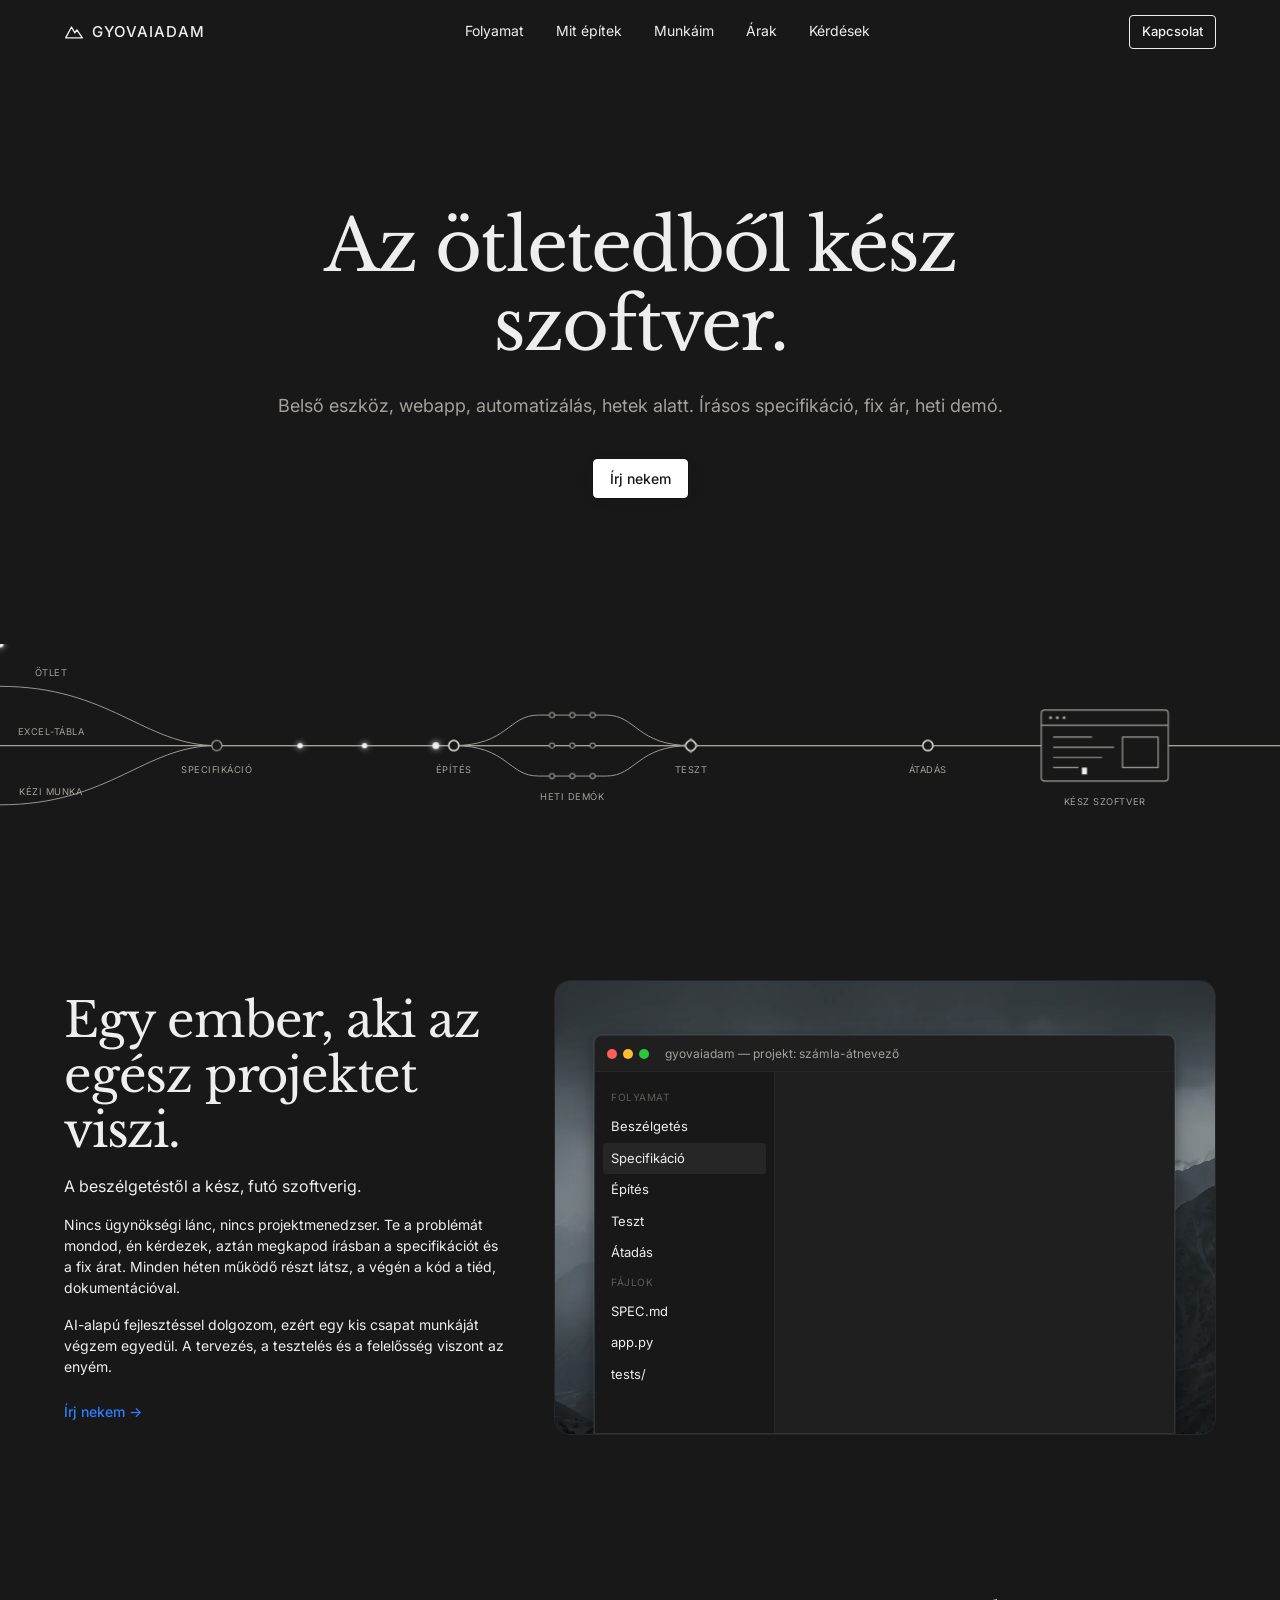
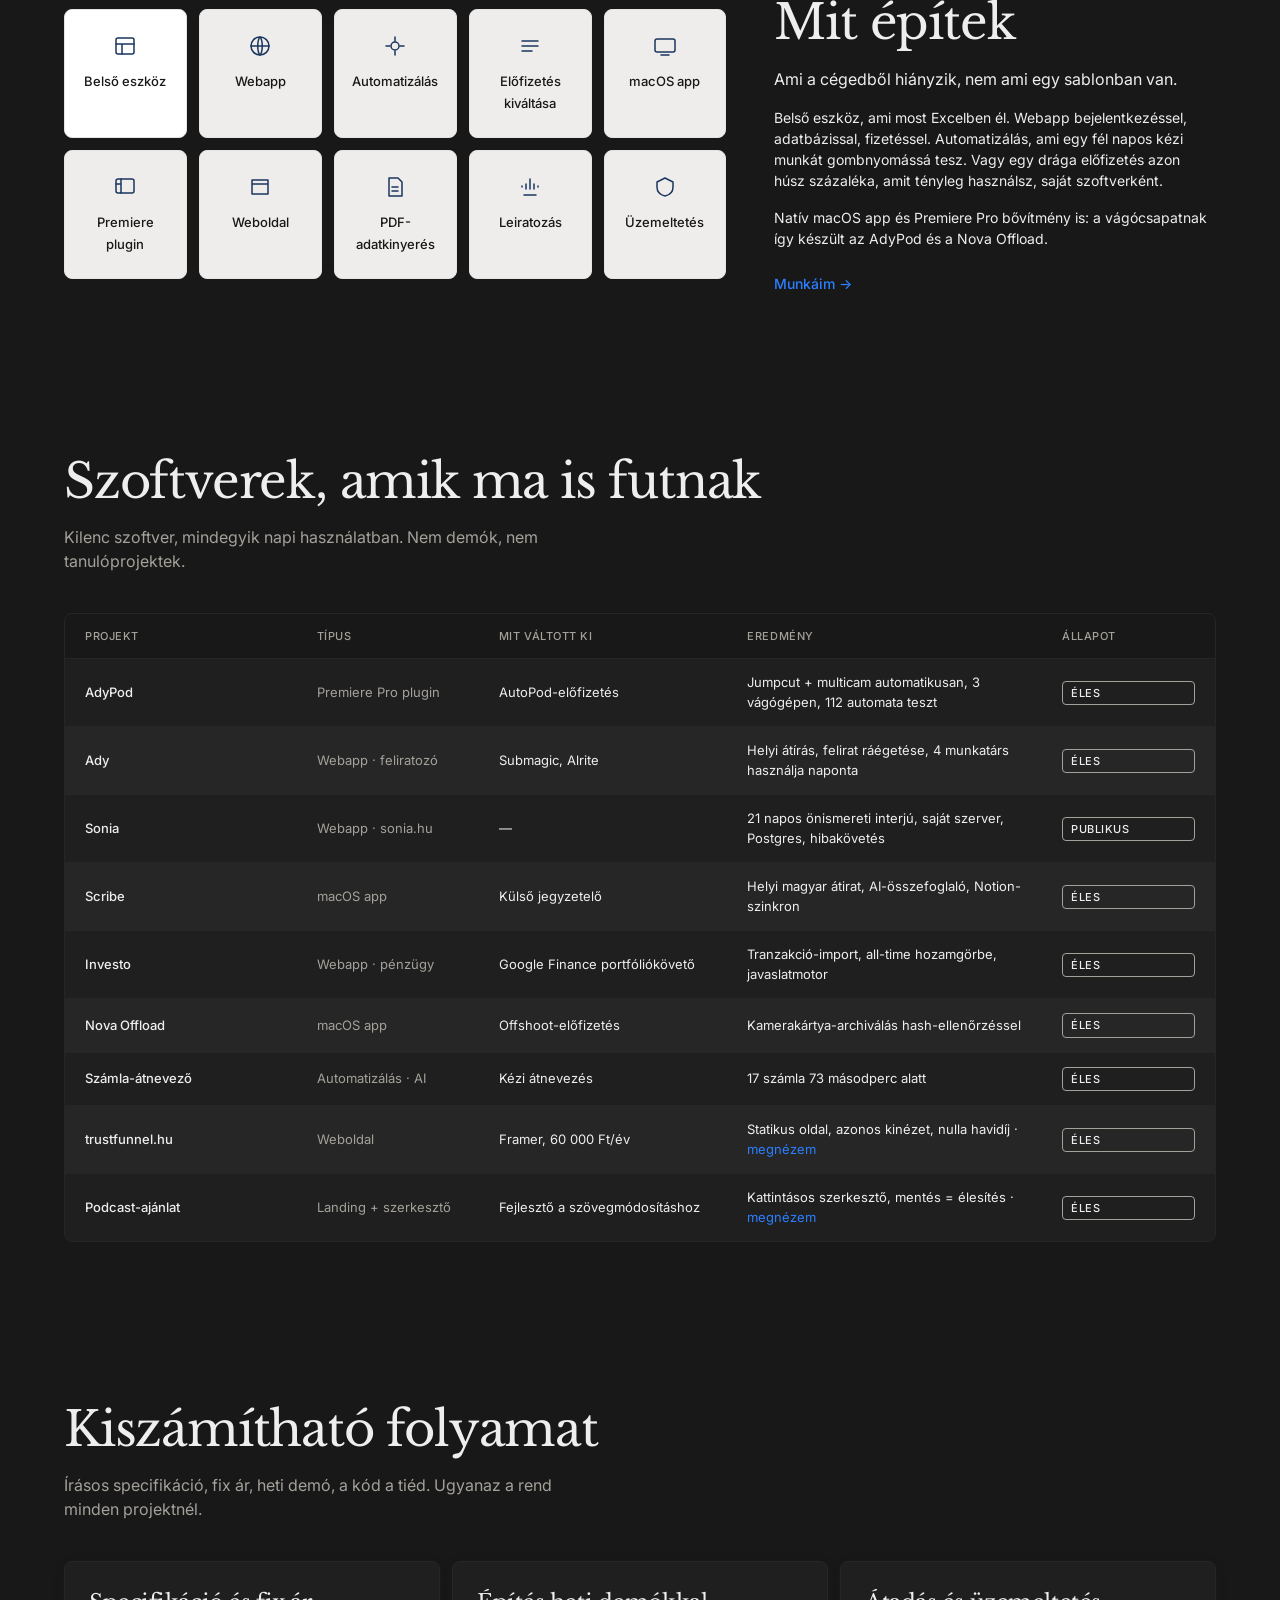
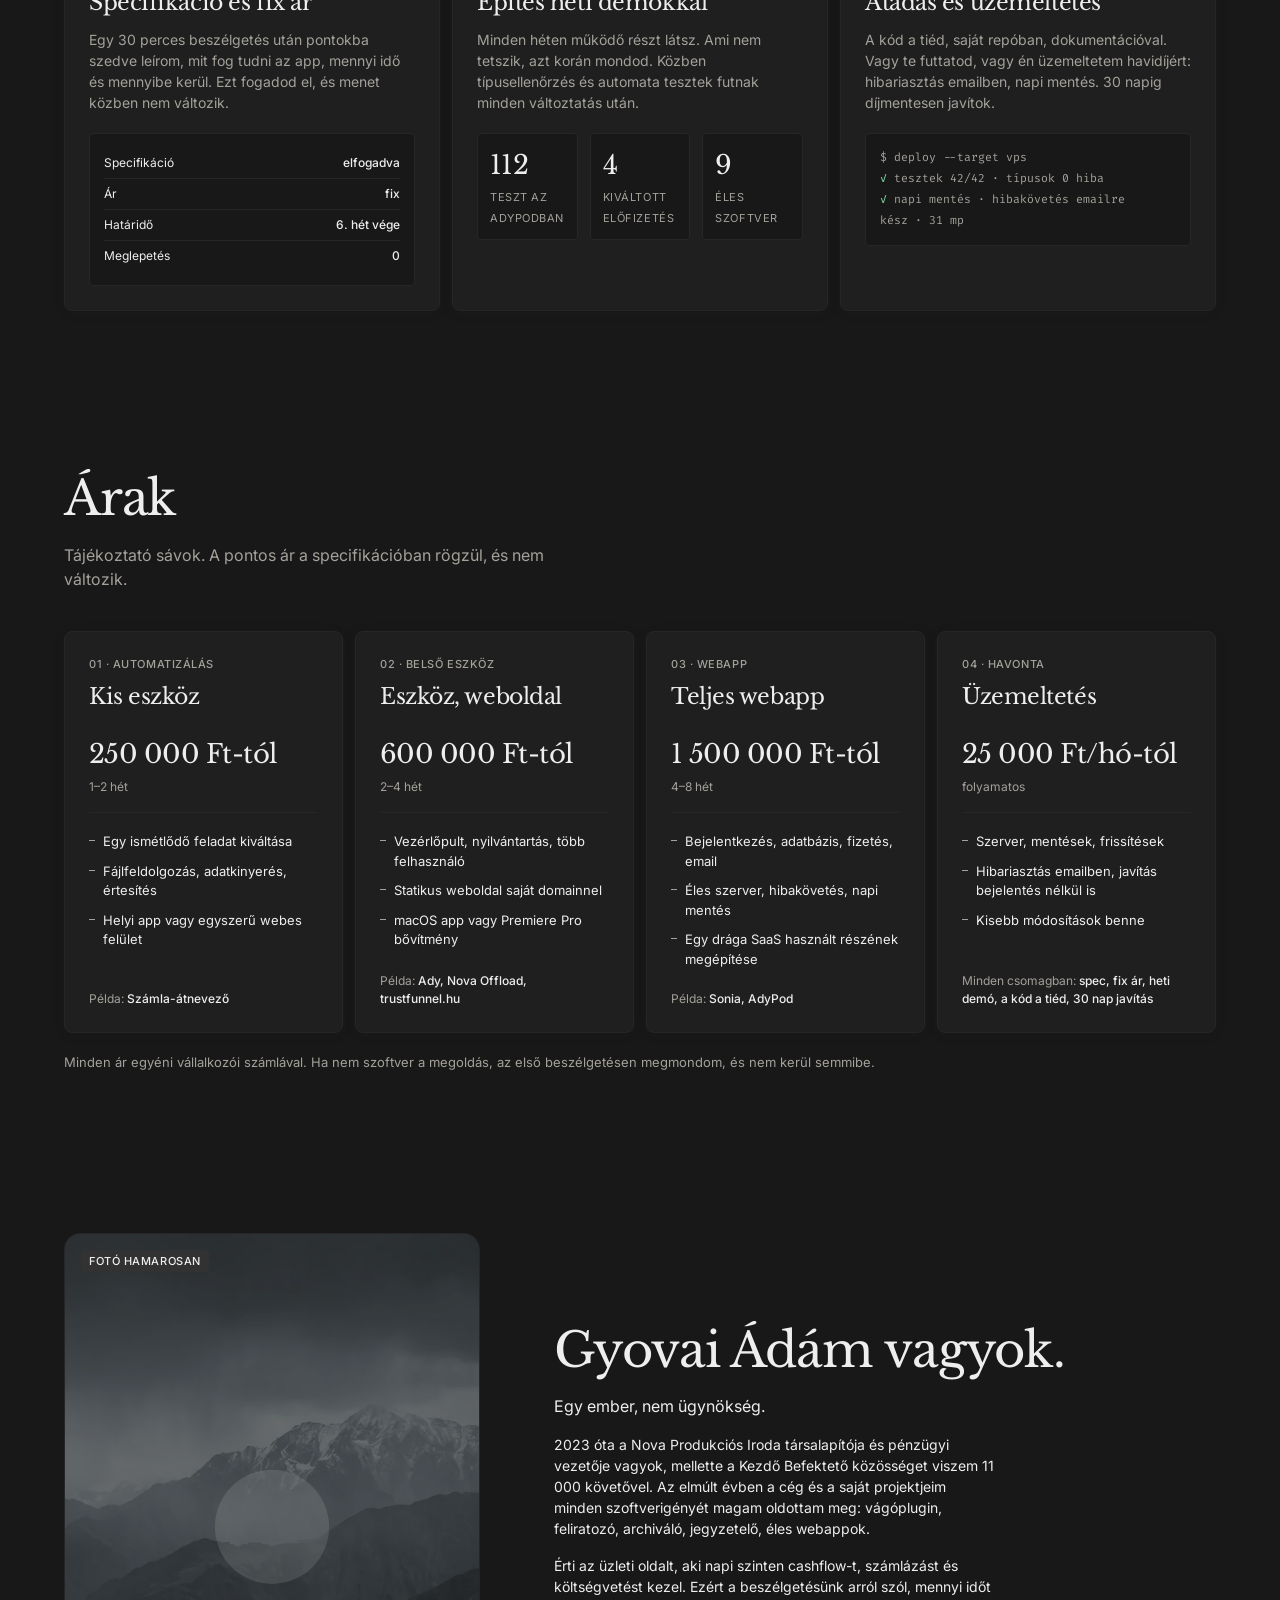
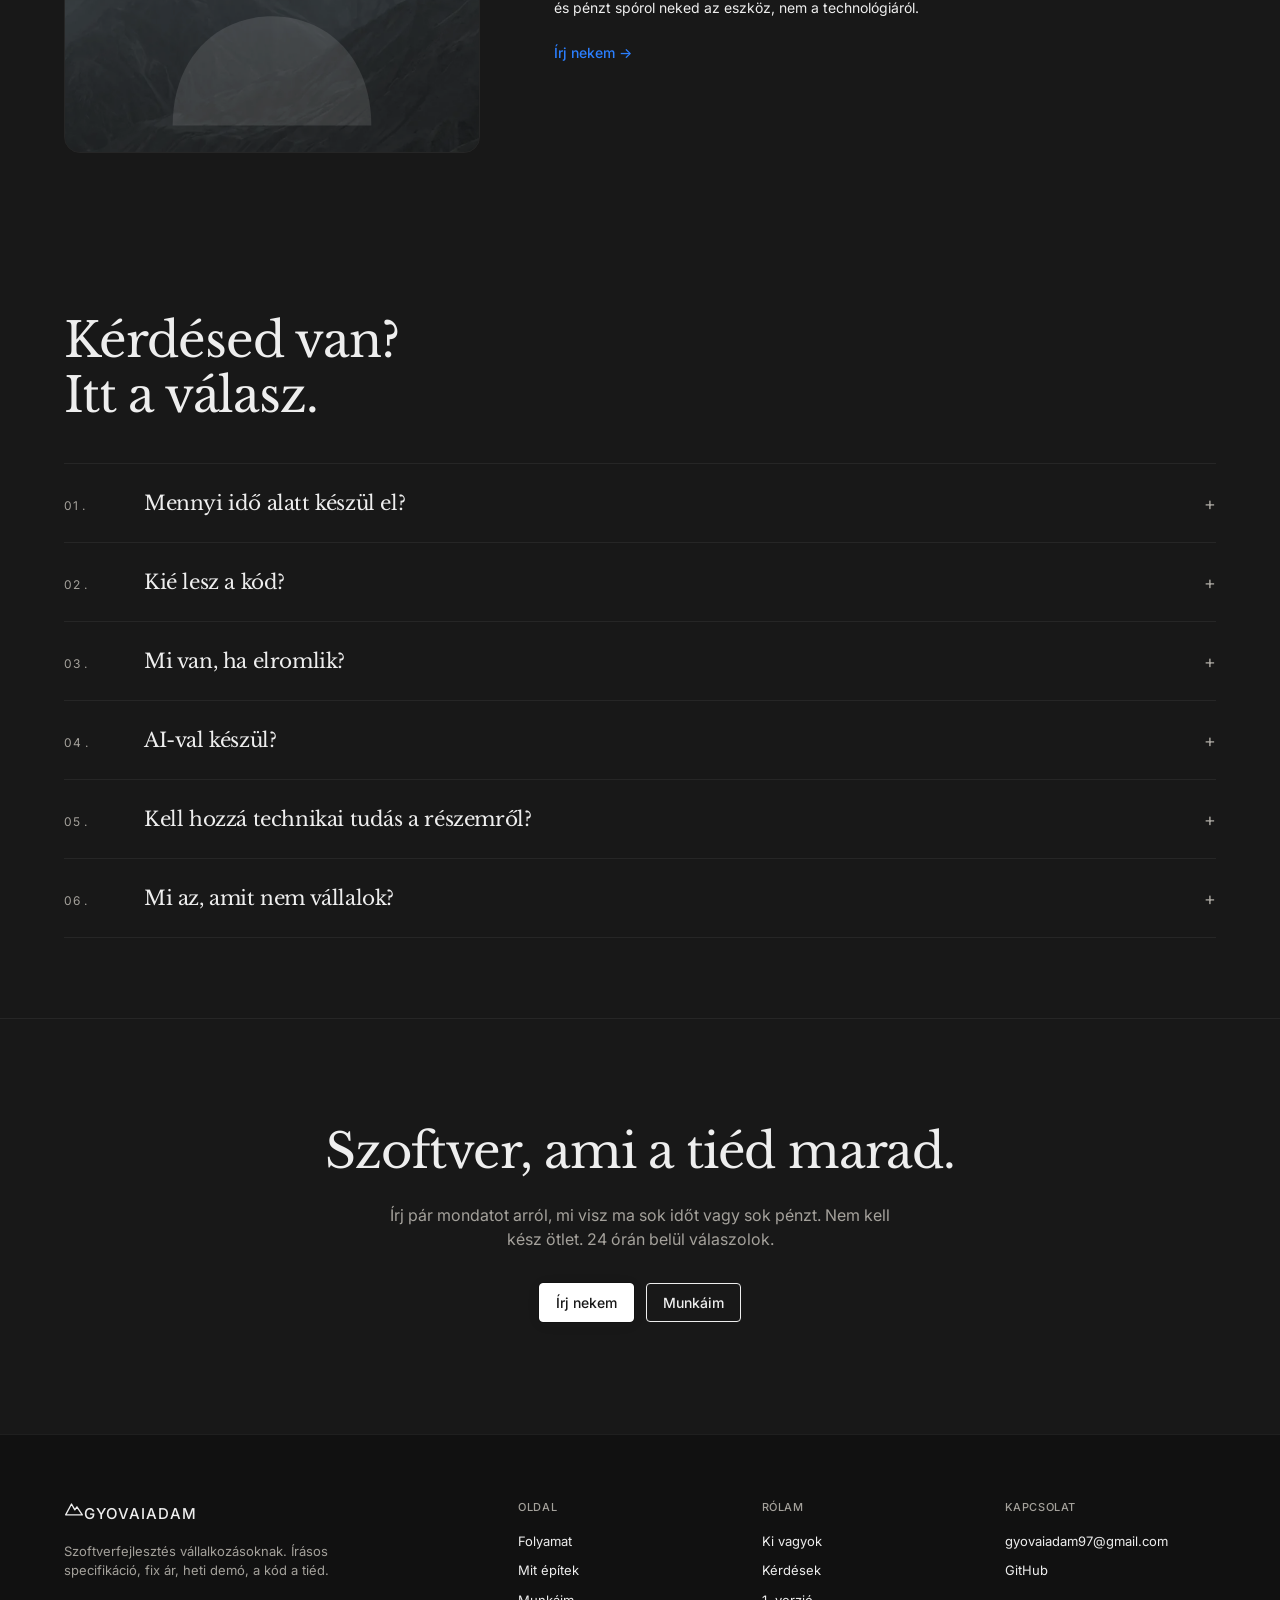
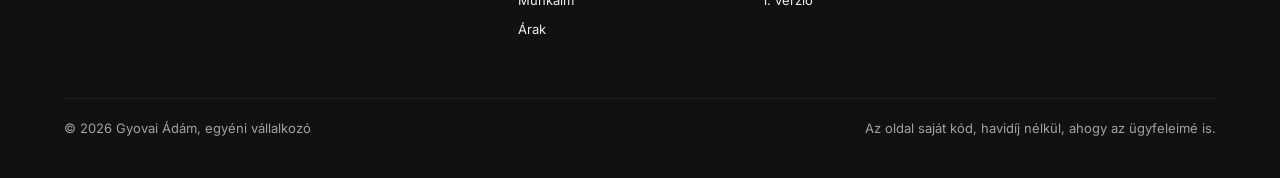
<file: docs/v2/index.html>
<!doctype html>
<html lang="hu">
<head>
  <meta charset="utf-8">
  <meta name="viewport" content="width=device-width, initial-scale=1">
  <title>Gyovai Ádám · Szoftver, hetek alatt (v2)</title>
  <meta name="robots" content="noindex">
  <meta name="description" content="Belső eszköz, webapp, automatizálás vagy egy drága előfizetés kiváltása. Írásos specifikáció, fix ár, heti demó.">
  <meta name="theme-color" content="#181818">
  <link rel="icon" href="data:image/svg+xml,%3Csvg xmlns='http://www.w3.org/2000/svg' viewBox='0 0 32 32'%3E%3Crect width='32' height='32' rx='6' fill='%23181818'/%3E%3Cpath d='M4 24L12 9l5 8 3-4 8 11z' fill='none' stroke='%23eeeeee' stroke-width='1.6' stroke-linejoin='round'/%3E%3C/svg%3E">
  <link rel="preconnect" href="https://fonts.googleapis.com">
  <link rel="preconnect" href="https://fonts.gstatic.com" crossorigin>
  <link href="https://fonts.googleapis.com/css2?family=Libre+Baskerville:wght@400&family=Inter:wght@400;500;600&family=Fira+Code:wght@400&display=swap" rel="stylesheet">
  <link rel="stylesheet" href="style.css">
</head>
<body>

<header class="wrap nav">
  <a class="wordmark" href="#"><svg viewBox="0 0 24 24" fill="none" stroke="currentColor" stroke-width="1.6" stroke-linejoin="round"><path d="M2 19L9 6l4 7 2.5-3.5L22 19z"/></svg>gyovaiadam</a>
  <nav class="nav-links" aria-label="Fő navigáció"><a href="#folyamat">Folyamat</a><a href="#mit-epitek">Mit építek</a><a href="#munkaim">Munkáim</a><a href="#arak">Árak</a><a href="#gyik">Kérdések</a></nav>
  <a class="btn btn-sm" href="mailto:gyovaiadam97@gmail.com?subject=Szoftver%20%C3%B6tlet">Kapcsolat</a>
</header>

<main>

<section class="hero">
  <h1>Az ötletedből kész szoftver.</h1>
  <p class="sub">Belső eszköz, webapp, automatizálás, hetek alatt. Írásos specifikáció, fix ár, heti demó.</p>
  <a class="btn btn-inv" href="mailto:gyovaiadam97@gmail.com?subject=Szoftver%20%C3%B6tlet">Írj nekem</a>
  <svg class="path" viewBox="0 0 1512 260" preserveAspectRatio="xMidYMid meet" aria-hidden="true">
    <defs><filter id="glow" x="-100%" y="-100%" width="300%" height="300%"><feGaussianBlur stdDeviation="3.5" result="b"/><feMerge><feMergeNode in="b"/><feMergeNode in="SourceGraphic"/></feMerge></filter></defs>
    <g class="lines" fill="none" stroke="#a4a19b" stroke-linecap="round" stroke-linejoin="round">
      <path id="rA" class="line in" stroke-width="1.1" d="M0 50 C130 50,170 120,256 120 H536 C600 120,600 120,620 120 H700 C760 120,760 120,816 120 H1096 H1512"/>
      <path id="rB" class="line" stroke-width="1.5" d="M0 120 H256 H536 C600 120,600 120,620 120 H700 C760 120,760 120,816 120 H1096 H1512"/>
      <path id="rC" class="line in" stroke-width="1.1" d="M0 190 C130 190,170 120,256 120 H536 C600 120,600 120,620 120 H700 C760 120,760 120,816 120 H1096 H1512"/>
      <path class="line br" stroke-width="1.1" d="M536 120 C600 120,600 84,636 84 H716 C752 84,752 120,816 120"/>
      <path class="line br" stroke-width="1.1" d="M536 120 C600 120,600 156,636 156 H716 C752 156,752 120,816 120"/>
    </g>
    <g class="commits" fill="#181818" stroke="#a4a19b" stroke-width="1.2">
      <circle cx="652" cy="84" r="3"/><circle cx="676" cy="84" r="3"/><circle cx="700" cy="84" r="3"/>
      <circle cx="652" cy="120" r="3"/><circle cx="676" cy="120" r="3"/><circle cx="700" cy="120" r="3"/>
      <circle cx="652" cy="156" r="3"/><circle cx="676" cy="156" r="3"/><circle cx="700" cy="156" r="3"/>
    </g>
    <g class="nodes" fill="#181818" stroke="#a4a19b" stroke-width="1.5">
      <circle cx="256" cy="120" r="6"/><circle cx="536" cy="120" r="6"/>
      <path d="M816 112l8 8-8 8-8-8z"/>
      <circle cx="1096" cy="120" r="6"/>
    </g>
    <g class="pulses" fill="none" stroke="#eeeeee" stroke-width="1.2">
      <circle cx="256" cy="120" r="6"><animate attributeName="r" values="6;22;22" keyTimes="0;.12;1" dur="7s" begin="1.2s" repeatCount="indefinite"/><animate attributeName="opacity" values=".8;0;0" keyTimes="0;.12;1" dur="7s" begin="1.2s" repeatCount="indefinite"/></circle>
      <circle cx="536" cy="120" r="6"><animate attributeName="r" values="6;22;22" keyTimes="0;.12;1" dur="7s" begin="2.5s" repeatCount="indefinite"/><animate attributeName="opacity" values=".8;0;0" keyTimes="0;.12;1" dur="7s" begin="2.5s" repeatCount="indefinite"/></circle>
      <circle cx="816" cy="120" r="6"><animate attributeName="r" values="6;22;22" keyTimes="0;.12;1" dur="7s" begin="3.8s" repeatCount="indefinite"/><animate attributeName="opacity" values=".8;0;0" keyTimes="0;.12;1" dur="7s" begin="3.8s" repeatCount="indefinite"/></circle>
      <circle cx="1096" cy="120" r="6"><animate attributeName="r" values="6;22;22" keyTimes="0;.12;1" dur="7s" begin="5.1s" repeatCount="indefinite"/><animate attributeName="opacity" values=".8;0;0" keyTimes="0;.12;1" dur="7s" begin="5.1s" repeatCount="indefinite"/></circle>
    </g>
    <g class="win" fill="#181818" stroke="#a4a19b" stroke-width="1.4" stroke-linejoin="round">
      <rect x="1230" y="78" width="150" height="84" rx="4"/><path d="M1230 96h150" fill="none"/>
      <circle cx="1241" cy="87" r="1.8" fill="#a4a19b" stroke="none"/><circle cx="1249" cy="87" r="1.8" fill="#a4a19b" stroke="none"/><circle cx="1257" cy="87" r="1.8" fill="#a4a19b" stroke="none"/>
      <path class="ui" fill="none" d="M1244 110h46M1244 122h72M1244 134h58M1244 146h30"/><path class="ui" fill="none" d="M1326 110h42v36h-42z"/>
      <rect x="1278" y="146" width="6" height="8" fill="#eeeeee" stroke="none"><animate attributeName="opacity" values="1;0" dur="1s" repeatCount="indefinite" calcMode="discrete"/></rect>
    </g>
    <g class="labels" fill="#a4a19b" font-family="Inter, system-ui, sans-serif" font-size="11" letter-spacing="0.6" text-anchor="middle">
      <text x="256" y="152">SPECIFIKÁCIÓ</text><text x="536" y="152">ÉPÍTÉS</text><text x="676" y="184">HETI DEMÓK</text><text x="816" y="152">TESZT</text><text x="1096" y="152">ÁTADÁS</text><text x="1305" y="190">KÉSZ SZOFTVER</text>
      <text x="60" y="38">ÖTLET</text><text x="60" y="108">EXCEL-TÁBLA</text><text x="60" y="178">KÉZI MUNKA</text>
    </g>
    <g class="dots" fill="#eeeeee" filter="url(#glow)">
      <circle r="4"><animateMotion dur="7s" repeatCount="indefinite" begin="0s"><mpath href="#rB"/></animateMotion></circle>
      <circle r="3.2"><animateMotion dur="7s" repeatCount="indefinite" begin="0.35s"><mpath href="#rA"/></animateMotion></circle>
      <circle r="3.2"><animateMotion dur="7s" repeatCount="indefinite" begin="0.7s"><mpath href="#rC"/></animateMotion></circle>
      <circle r="4"><animateMotion dur="7s" repeatCount="indefinite" begin="3.5s"><mpath href="#rB"/></animateMotion></circle>
    </g>
  </svg>
</section>

<section class="sec wrap" id="folyamat">
  <div class="split">
    <div class="copy" data-reveal>
      <h2>Egy ember, aki az egész projektet viszi.</h2>
      <p class="sub">A beszélgetéstől a kész, futó szoftverig.</p>
      <p>Nincs ügynökségi lánc, nincs projektmenedzser. Te a problémát mondod, én kérdezek, aztán megkapod írásban a specifikációt és a fix árat. Minden héten működő részt látsz, a végén a kód a tiéd, dokumentációval.</p>
      <p>AI-alapú fejlesztéssel dolgozom, ezért egy kis csapat munkáját végzem egyedül. A tervezés, a tesztelés és a felelősség viszont az enyém.</p>
      <a class="link" href="mailto:gyovaiadam97@gmail.com?subject=Szoftver%20%C3%B6tlet">Írj nekem</a>
    </div>
    <div class="visual" data-reveal style="--d:.1s" aria-hidden="true">
      <picture><source media="(max-width: 700px)" srcset="img/mtn-m.webp"><img src="img/mtn.webp" alt=""></picture>
      <div class="term">
        <div class="bar"><i></i><i></i><i></i><span>gyovaiadam — projekt: számla-átnevező</span></div>
        <div class="side"><div class="h">Folyamat</div><div>Beszélgetés</div><div class="on">Specifikáció</div><div>Építés</div><div>Teszt</div><div>Átadás</div><div class="h">Fájlok</div><div>SPEC.md</div><div>app.py</div><div>tests/</div></div>
        <div class="main">
          <div class="ln" style="--i:0"><span class="c"># SPEC.md — elfogadva, fix ár: 250 000 Ft</span></div>
          <div class="ln" style="--i:1"><span class="k">cél:</span> bejövő számlák átnevezése dátum + kiállító szerint</div>
          <div class="ln" style="--i:2"><span class="k">bemenet:</span> ZIP vagy PDF-ek, vegyesen</div>
          <div class="ln" style="--i:3"><span class="k">kimenet:</span> ÉÉÉÉ-HH-NN_Kiállító.pdf, aznapi mappában</div>
          <div class="ln" style="--i:4"><span class="k">határidő:</span> 2. hét vége · heti demó: péntek</div>
          <div class="ln" style="--i:5">&nbsp;</div>
          <div class="ln" style="--i:6"><span class="c">$</span> pytest -q</div>
          <div class="ln" style="--i:7"><span class="g">✓</span> 12 passed <span class="c">in 1.8s</span></div>
          <div class="ln" style="--i:8"><span class="c">$</span> run bejovo.zip → <span class="g">17/17 kész · 73 mp</span></div>
          <div class="ln" style="--i:9"><span class="b">→ átadás: repo + doksi + 30 nap díjmentes javítás</span> <span class="cur"></span></div>
        </div>
      </div>
    </div>
  </div>
</section>

<section class="sec wrap" id="mit-epitek">
  <div class="split rev">
    <div class="tiles" data-reveal>
      <div class="tile hl"><svg viewBox="0 0 24 24"><rect x="3" y="4" width="18" height="16" rx="2"/><path d="M3 10h18M9 20V10"/></svg><span>Belső eszköz</span></div>
      <div class="tile"><svg viewBox="0 0 24 24"><circle cx="12" cy="12" r="9"/><path d="M3 12h18M12 3c-3 3-3 15 0 18M12 3c3 3 3 15 0 18"/></svg><span>Webapp</span></div>
      <div class="tile"><svg viewBox="0 0 24 24"><path d="M12 3v4M12 17v4M3 12h4M17 12h4"/><circle cx="12" cy="12" r="4"/></svg><span>Automatizálás</span></div>
      <div class="tile"><svg viewBox="0 0 24 24"><path d="M4 7h16M4 12h16M4 17h10"/></svg><span>Előfizetés kiváltása</span></div>
      <div class="tile"><svg viewBox="0 0 24 24"><rect x="2" y="5" width="20" height="13" rx="2"/><path d="M8 21h8"/></svg><span>macOS app</span></div>
      <div class="tile"><svg viewBox="0 0 24 24"><rect x="3" y="4" width="18" height="14" rx="2"/><path d="M8 4v14M3 9h5"/></svg><span>Premiere plugin</span></div>
      <div class="tile"><svg viewBox="0 0 24 24"><path d="M4 5h16v14H4zM4 9h16"/></svg><span>Weboldal</span></div>
      <div class="tile"><svg viewBox="0 0 24 24"><path d="M6 3h9l4 4v14H6zM9 12h6M9 16h6"/></svg><span>PDF-adatkinyerés</span></div>
      <div class="tile"><svg viewBox="0 0 24 24"><path d="M12 4v10M8 9v5M16 9v5M4 11v1M20 11v1"/><path d="M6 20h12"/></svg><span>Leiratozás</span></div>
      <div class="tile"><svg viewBox="0 0 24 24"><path d="M12 3l8 4v5c0 5-3.5 8-8 9-4.5-1-8-4-8-9V7z"/></svg><span>Üzemeltetés</span></div>
    </div>
    <div class="copy" data-reveal style="--d:.1s">
      <h2>Mit építek</h2>
      <p class="sub">Ami a cégedből hiányzik, nem ami egy sablonban van.</p>
      <p>Belső eszköz, ami most Excelben él. Webapp bejelentkezéssel, adatbázissal, fizetéssel. Automatizálás, ami egy fél napos kézi munkát gombnyomássá tesz. Vagy egy drága előfizetés azon húsz százaléka, amit tényleg használsz, saját szoftverként.</p>
      <p>Natív macOS app és Premiere Pro bővítmény is: a vágócsapatnak így készült az AdyPod és a Nova Offload.</p>
      <a class="link" href="#munkaim">Munkáim</a>
    </div>
  </div>
</section>

<section class="sec wrap" id="munkaim">
  <h2 data-reveal>Szoftverek, amik ma is futnak</h2>
  <p class="sub" data-reveal>Kilenc szoftver, mindegyik napi használatban. Nem demók, nem tanulóprojektek.</p>
  <div class="table" data-reveal>
    <div class="thead"><span>Projekt</span><span>Típus</span><span>Mit váltott ki</span><span>Eredmény</span><span>Állapot</span></div>
    <div class="tr"><b>AdyPod</b><span class="muted">Premiere Pro plugin</span><span>AutoPod-előfizetés</span><span>Jumpcut + multicam automatikusan, 3 vágógépen, 112 automata teszt</span><span class="badge live">Éles</span></div>
    <div class="tr"><b>Ady</b><span class="muted">Webapp · feliratozó</span><span>Submagic, Alrite</span><span>Helyi átírás, felirat ráégetése, 4 munkatárs használja naponta</span><span class="badge live">Éles</span></div>
    <div class="tr"><b>Sonia</b><span class="muted">Webapp · sonia.hu</span><span>—</span><span>21 napos önismereti interjú, saját szerver, Postgres, hibakövetés</span><span class="badge live">Publikus</span></div>
    <div class="tr"><b>Scribe</b><span class="muted">macOS app</span><span>Külső jegyzetelő</span><span>Helyi magyar átirat, AI-összefoglaló, Notion-szinkron</span><span class="badge live">Éles</span></div>
    <div class="tr"><b>Investo</b><span class="muted">Webapp · pénzügy</span><span>Google Finance portfóliókövető</span><span>Tranzakció-import, all-time hozamgörbe, javaslatmotor</span><span class="badge live">Éles</span></div>
    <div class="tr"><b>Nova Offload</b><span class="muted">macOS app</span><span>Offshoot-előfizetés</span><span>Kamerakártya-archiválás hash-ellenőrzéssel</span><span class="badge live">Éles</span></div>
    <div class="tr"><b>Számla-átnevező</b><span class="muted">Automatizálás · AI</span><span>Kézi átnevezés</span><span>17 számla 73 másodperc alatt</span><span class="badge live">Éles</span></div>
    <div class="tr"><b>trustfunnel.hu</b><span class="muted">Weboldal</span><span>Framer, 60 000 Ft/év</span><span>Statikus oldal, azonos kinézet, nulla havidíj · <a href="https://www.trustfunnel.hu" target="_blank" rel="noopener">megnézem</a></span><span class="badge live">Éles</span></div>
    <div class="tr"><b>Podcast-ajánlat</b><span class="muted">Landing + szerkesztő</span><span>Fejlesztő a szövegmódosításhoz</span><span>Kattintásos szerkesztő, mentés = élesítés · <a href="https://podcast.novastudio.hu" target="_blank" rel="noopener">megnézem</a></span><span class="badge live">Éles</span></div>
  </div>
</section>

<section class="sec wrap" id="hogyan">
  <h2 data-reveal>Kiszámítható folyamat</h2>
  <p class="sub" data-reveal>Írásos specifikáció, fix ár, heti demó, a kód a tiéd. Ugyanaz a rend minden projektnél.</p>
  <div class="cards3">
    <div class="card" data-reveal><h3>Specifikáció és fix ár</h3><p>Egy 30 perces beszélgetés után pontokba szedve leírom, mit fog tudni az app, mennyi idő és mennyibe kerül. Ezt fogadod el, és menet közben nem változik.</p><div class="mini"><div class="row"><span>Specifikáció</span><b>elfogadva</b></div><div class="row"><span>Ár</span><b>fix</b></div><div class="row"><span>Határidő</span><b>6. hét vége</b></div><div class="row"><span>Meglepetés</span><b>0</b></div></div></div>
    <div class="card" data-reveal style="--d:.1s"><h3>Építés heti demókkal</h3><p>Minden héten működő részt látsz. Ami nem tetszik, azt korán mondod. Közben típusellenőrzés és automata tesztek futnak minden változtatás után.</p><div class="stats"><div><b>112</b><span>teszt az AdyPodban</span></div><div><b>4</b><span>kiváltott előfizetés</span></div><div><b>9</b><span>éles szoftver</span></div></div></div>
    <div class="card" data-reveal style="--d:.2s"><h3>Átadás és üzemeltetés</h3><p>A kód a tiéd, saját repóban, dokumentációval. Vagy te futtatod, vagy én üzemeltetem havidíjért: hibariasztás emailben, napi mentés. 30 napig díjmentesen javítok.</p><div class="mini"><div class="k"><div><span class="c">$</span> deploy --target vps</div><div><span class="g">✓</span> tesztek 42/42 · típusok 0 hiba</div><div><span class="g">✓</span> napi mentés · hibakövetés emailre</div><div>kész · 31 mp</div></div></div></div>
  </div>
</section>

<section class="sec wrap" id="arak">
  <h2 data-reveal>Árak</h2>
  <p class="sub" data-reveal>Tájékoztató sávok. A pontos ár a specifikációban rögzül, és nem változik.</p>
  <div class="prices">
    <div class="card" data-reveal><div class="lbl">01 · Automatizálás</div><h3>Kis eszköz</h3><div class="amt">250 000 Ft-tól</div><div class="time">1–2 hét</div><ul><li>Egy ismétlődő feladat kiváltása</li><li>Fájlfeldolgozás, adatkinyerés, értesítés</li><li>Helyi app vagy egyszerű webes felület</li></ul><div class="ex">Példa: <b>Számla-átnevező</b></div></div>
    <div class="card" data-reveal style="--d:.05s"><div class="lbl">02 · Belső eszköz</div><h3>Eszköz, weboldal</h3><div class="amt">600 000 Ft-tól</div><div class="time">2–4 hét</div><ul><li>Vezérlőpult, nyilvántartás, több felhasználó</li><li>Statikus weboldal saját domainnel</li><li>macOS app vagy Premiere Pro bővítmény</li></ul><div class="ex">Példa: <b>Ady, Nova Offload, trustfunnel.hu</b></div></div>
    <div class="card" data-reveal style="--d:.1s"><div class="lbl">03 · Webapp</div><h3>Teljes webapp</h3><div class="amt">1 500 000 Ft-tól</div><div class="time">4–8 hét</div><ul><li>Bejelentkezés, adatbázis, fizetés, email</li><li>Éles szerver, hibakövetés, napi mentés</li><li>Egy drága SaaS használt részének megépítése</li></ul><div class="ex">Példa: <b>Sonia, AdyPod</b></div></div>
    <div class="card" data-reveal style="--d:.15s"><div class="lbl">04 · Havonta</div><h3>Üzemeltetés</h3><div class="amt">25 000 Ft/hó-tól</div><div class="time">folyamatos</div><ul><li>Szerver, mentések, frissítések</li><li>Hibariasztás emailben, javítás bejelentés nélkül is</li><li>Kisebb módosítások benne</li></ul><div class="ex">Minden csomagban: <b>spec, fix ár, heti demó, a kód a tiéd, 30 nap javítás</b></div></div>
  </div>
  <p class="note">Minden ár egyéni vállalkozói számlával. Ha nem szoftver a megoldás, az első beszélgetésen megmondom, és nem kerül semmibe.</p>
</section>

<section class="sec wrap about" id="rolam">
  <div class="split">
    <div class="photo" data-reveal aria-label="Portré helye"><img src="img/mtn.webp" alt=""><span class="badge">Fotó hamarosan</span><svg viewBox="0 0 200 250" aria-hidden="true"><circle cx="100" cy="90" r="46" fill="currentColor"/><path d="M20 250c0-55 36-88 80-88s80 33 80 88" fill="currentColor"/></svg></div>
    <div class="copy" data-reveal style="--d:.1s">
      <h2>Gyovai Ádám vagyok.</h2>
      <p class="sub">Egy ember, nem ügynökség.</p>
      <p>2023 óta a Nova Produkciós Iroda társalapítója és pénzügyi vezetője vagyok, mellette a Kezdő Befektető közösséget viszem 11 000 követővel. Az elmúlt évben a cég és a saját projektjeim minden szoftverigényét magam oldottam meg: vágóplugin, feliratozó, archiváló, jegyzetelő, éles webappok.</p>
      <p>Érti az üzleti oldalt, aki napi szinten cashflow-t, számlázást és költségvetést kezel. Ezért a beszélgetésünk arról szól, mennyi időt és pénzt spórol neked az eszköz, nem a technológiáról.</p>
      <a class="link" href="mailto:gyovaiadam97@gmail.com?subject=Szoftver%20%C3%B6tlet">Írj nekem</a>
    </div>
  </div>
</section>

<section class="sec wrap" id="gyik">
  <h2 data-reveal>Kérdésed van?<br>Itt a válasz.</h2>
  <div class="faq" data-reveal>
    <details><summary><span class="n">01 .</span><span class="q">Mennyi idő alatt készül el?</span><span class="pl">+</span></summary><p>Kis eszköz 1–2 hét, belső rendszer 2–4 hét, teljes webapp 4–8 hét. A specifikációban pontos határidő van, és heti demón látod, hol tart.</p></details>
    <details><summary><span class="n">02 .</span><span class="q">Kié lesz a kód?</span><span class="pl">+</span></summary><p>A tiéd. Saját GitHub-repóban kapod, dokumentációval, úgy, hogy bárki más is tovább tudja vinni, ha egyszer úgy döntesz.</p></details>
    <details><summary><span class="n">03 .</span><span class="q">Mi van, ha elromlik?</span><span class="pl">+</span></summary><p>Minden éles appban hibakövetés fut, ami emailt küld, ha baj van. Az átadás utáni 30 napban díjmentesen javítok, utána üzemeltetési havidíjjal vagyok elérhető.</p></details>
    <details><summary><span class="n">04 .</span><span class="q">AI-val készül?</span><span class="pl">+</span></summary><p>Igen, AI-alapú fejlesztéssel, ettől gyors és megfizethető. A tervezés, a tesztelés és a döntések viszont az enyémek, és minden kód átmegy típusellenőrzésen és automata teszteken.</p></details>
    <details><summary><span class="n">05 .</span><span class="q">Kell hozzá technikai tudás a részemről?</span><span class="pl">+</span></summary><p>Nem. Beszélgetünk, én kérdezek, te válaszolsz. A specifikációt közérthetően írom, és a heti demókon a kész működést látod, nem kódot.</p></details>
    <details><summary><span class="n">06 .</span><span class="q">Mi az, amit nem vállalok?</span><span class="pl">+</span></summary><p>Nagy csapatot igénylő, több hónapos rendszereket, natív mobilappot és olyan projektet, ahol nincs egy konkrét ember, aki döntést tud hozni.</p></details>
  </div>
</section>

<section class="cta" id="kapcsolat">
  <div class="wrap" data-reveal>
    <h2>Szoftver, ami a tiéd marad.</h2>
    <p>Írj pár mondatot arról, mi visz ma sok időt vagy sok pénzt. Nem kell kész ötlet. 24 órán belül válaszolok.</p>
    <div class="row"><a class="btn btn-inv" href="mailto:gyovaiadam97@gmail.com?subject=Szoftver%20%C3%B6tlet">Írj nekem</a><a class="btn" href="#munkaim">Munkáim</a></div>
  </div>
</section>

</main>

<footer>
  <div class="wrap">
    <div class="foot">
      <div><a class="wordmark" href="#"><svg viewBox="0 0 24 24" fill="none" stroke="currentColor" stroke-width="1.6" stroke-linejoin="round"><path d="M2 19L9 6l4 7 2.5-3.5L22 19z"/></svg>gyovaiadam</a><p style="margin-top:16px;max-width:320px">Szoftverfejlesztés vállalkozásoknak. Írásos specifikáció, fix ár, heti demó, a kód a tiéd.</p></div>
      <div><h4>Oldal</h4><a href="#folyamat">Folyamat</a><a href="#mit-epitek">Mit építek</a><a href="#munkaim">Munkáim</a><a href="#arak">Árak</a></div>
      <div><h4>Rólam</h4><a href="#rolam">Ki vagyok</a><a href="#gyik">Kérdések</a><a href="../">1. verzió</a></div>
      <div><h4>Kapcsolat</h4><a href="mailto:gyovaiadam97@gmail.com">gyovaiadam97@gmail.com</a><a href="https://github.com/gyovaiadam97" target="_blank" rel="noopener">GitHub</a></div>
    </div>
    <div class="foot-bottom"><span>© 2026 Gyovai Ádám, egyéni vállalkozó</span><span>Az oldal saját kód, havidíj nélkül, ahogy az ügyfeleimé is.</span></div>
  </div>
</footer>

<script>
(function(){
  var pending=[].slice.call(document.querySelectorAll('[data-reveal]'));
  function check(){ var lim=window.innerHeight*0.92; pending=pending.filter(function(el){ if(el.getBoundingClientRect().top<lim){ el.classList.add('in'); return false; } return true; }); }
  window.addEventListener('scroll',check,{passive:true}); window.addEventListener('resize',check); window.addEventListener('load',check); check();
  var poll=setInterval(function(){ check(); if(!pending.length)clearInterval(poll); },250);
})();
</script>
</body>
</html>
</file>
<file: docs/style.css>
/* gyovaiadam.hu — a getharvest.com („Harvest") stílusa alapján */
:root {
  --cream: #fbf5f0; --white: #ffffff; --peach: #f3ebe4; --peach-2: #fcf6f1; --coral: #fba37f;
  --ink: #1d1e1c; --gray: #6a696a; --gray-2: #8b8b8b; --line: #e8e0d8; --line-2: #d9d9d9;
  --orange: #fa5d00; --orange-dark: #e05300; --green: #188433; --red: #d93b2b;
  --serif: 'Besley', Georgia, 'Times New Roman', serif;
  --sans: 'Inter', 'Helvetica Neue', Helvetica, Arial, sans-serif;
  --shadow: 0 4px 10px rgba(123,85,31,.21);
  --shadow-soft: 0 1px 3px rgba(0,0,0,.12);
  --page: 1256px; --r: 20px; --r-sm: 10px;
}
*, *::before, *::after { box-sizing: border-box; }
html { scroll-behavior: smooth; -webkit-text-size-adjust: 100%; }
body { margin: 0; background: var(--cream); color: var(--ink); font-family: var(--sans); font-size: 17px; line-height: 1.5; letter-spacing: 0.005em; -webkit-font-smoothing: antialiased; overflow-x: hidden; }
a { color: inherit; text-decoration: none; }
p, h1, h2, h3, ul { margin: 0; } ul { padding: 0; list-style: none; }
h1, h2 { font-family: var(--serif); font-weight: 400; letter-spacing: -0.01em; }
h3 { font-weight: 500; letter-spacing: 0; }
.wrap { max-width: var(--page); margin: 0 auto; padding: 0 24px; }
.muted { color: var(--gray); }
.small { font-size: 15px; }

/* Gombok */
.btn { display: inline-flex; align-items: center; gap: 8px; border-radius: 999px; padding: 14px 24px; font-size: 16px; font-weight: 500; line-height: 1; white-space: nowrap; transition: background .2s, color .2s, border-color .2s, transform .15s; }
.btn:active { transform: scale(.98); }
.btn-dark { background: var(--ink); color: #fff; }
.btn-dark:hover { background: #000; }
.btn-line { background: #fff; color: var(--ink); border: 1px solid var(--line-2); }
.btn-line:hover { border-color: var(--ink); }
.btn-orange { background: var(--orange); color: #fff; box-shadow: var(--shadow-soft); }
.btn-orange:hover { background: var(--orange-dark); }
.btn-sm { padding: 11px 18px; font-size: 15px; }
.link { color: var(--orange); font-weight: 500; }
.link:hover { text-decoration: underline; }
.arrow { width: 40px; height: 40px; border-radius: 50%; border: 1px solid var(--line-2); background: #fff; color: var(--ink); display: inline-flex; align-items: center; justify-content: center; cursor: pointer; }
.arrow[disabled] { color: #c5c1bc; cursor: default; }
.arrow svg { width: 16px; height: 16px; }

/* Lebegő navigáció */
.nav { position: sticky; top: 16px; z-index: 30; padding: 0 24px; }
.nav-in { max-width: 1300px; margin: 0 auto; background: #fff; border-radius: 40px; box-shadow: var(--shadow-soft), 0 10px 30px rgba(123,85,31,.08); height: 72px; display: flex; align-items: center; justify-content: space-between; padding: 0 20px 0 24px; }
.logo { display: inline-flex; align-items: center; gap: 8px; font-weight: 600; font-size: 22px; letter-spacing: -0.02em; }
.logo svg { width: 22px; height: 22px; }
.nav-links { display: flex; gap: 32px; font-size: 16px; font-weight: 500; margin-left: 40px; }
.nav-links a:hover { color: var(--orange); }
.nav-r { display: flex; align-items: center; gap: 12px; }
.nav-r .login { color: var(--gray); font-weight: 500; margin-right: 8px; }

/* Hero */
.hero { padding: 96px 0 72px; }
.hero .cols { display: grid; grid-template-columns: 0.85fr 1.35fr; gap: 48px; align-items: center; }
.hero-txt { text-align: center; }
.hero h1 { font-size: 66px; line-height: 1.15; }
.hero h1 .rot { position: relative; display: inline-block; color: var(--ink); }
.hero h1 .rot .w { display: inline-block; opacity: 0; position: absolute; left: 0; right: 0; transition: opacity .4s ease, transform .4s ease; transform: translateY(10px); white-space: nowrap; }
.hero h1 .rot .w.on { opacity: 1; position: relative; transform: none; }
.hero h1 .rot svg { position: absolute; left: -2%; right: -2%; bottom: -14px; width: 104%; height: 16px; }
.hero .lead { margin: 28px auto 0; max-width: 520px; color: var(--gray); font-size: 18px; }
.mailbox { margin: 32px auto 0; max-width: 520px; background: var(--peach); border: 1px solid #ead9c6; border-radius: 999px; padding: 6px 6px 6px 24px; display: flex; align-items: center; justify-content: space-between; gap: 12px; }
.mailbox .addr { color: var(--gray); font-size: 16px; overflow: hidden; text-overflow: ellipsis; white-space: nowrap; }
.checks { display: flex; gap: 18px; justify-content: center; margin-top: 20px; font-size: 14px; color: var(--gray); flex-wrap: wrap; }
.checks span::before { content: "✓"; color: var(--orange); font-weight: 700; margin-right: 8px; }

/* Termék-kártya a hero-ban (korall csík + fehér app-mock) */
.shot { position: relative; background: var(--coral); border-radius: var(--r); padding: 30px 0 0 44px; box-shadow: var(--shadow); overflow: hidden; }
.shot .app { background: #fff; border-radius: 16px 0 0 0; display: grid; grid-template-columns: 170px 1fr; min-height: 420px; }
.shot .side { background: var(--cream); padding: 18px 14px; font-size: 12px; color: var(--gray); border-right: 1px solid var(--line); }
.shot .side .brand { display: flex; align-items: center; gap: 6px; font-weight: 600; color: var(--ink); font-size: 13px; margin-bottom: 14px; }
.shot .side .brand i { width: 12px; height: 12px; background: var(--orange); border-radius: 3px; }
.shot .side .timer { display: inline-flex; align-items: center; gap: 6px; background: var(--orange); color: #fff; border-radius: 999px; padding: 5px 10px; font-weight: 600; font-size: 12px; margin-bottom: 16px; }
.shot .side .grp { font-size: 10px; text-transform: uppercase; letter-spacing: .04em; color: var(--gray-2); margin: 10px 0 4px; }
.shot .side .it { padding: 5px 8px; border-radius: 6px; display: flex; gap: 8px; align-items: center; }
.shot .side .it.on { background: #fde9dc; color: var(--ink); font-weight: 500; }
.shot .side .it::before { content: ""; width: 10px; height: 10px; border: 1.5px solid currentColor; border-radius: 3px; opacity: .7; }
.shot .main { padding: 18px 20px; font-size: 12px; min-width: 0; overflow: hidden; }
.shot .main .hd { display: flex; justify-content: space-between; align-items: center; margin-bottom: 14px; }
.shot .main .hd b { font-size: 14px; font-weight: 600; }
.shot .main .seg { display: inline-flex; border: 1px solid var(--line-2); border-radius: 8px; overflow: hidden; }
.shot .main .seg span { padding: 4px 10px; } .shot .main .seg span.on { background: var(--peach); font-weight: 500; }
.shot .main .range { display: inline-flex; align-items: center; gap: 8px; border: 1px solid var(--line-2); border-radius: 8px; padding: 4px 10px; margin-bottom: 14px; color: var(--gray); }
.shot .grid { display: grid; grid-template-columns: 34px repeat(8, minmax(0,1fr)); gap: 0; border-top: 1px solid var(--line-2); }
.shot .grid .h { font-size: 10px; color: var(--gray); padding: 8px 4px 6px; border-bottom: 1px solid var(--line-2); border-left: 1px solid var(--line); white-space: nowrap; overflow: hidden; text-overflow: ellipsis; }
.shot .grid .h b { display: block; color: var(--ink); font-weight: 500; }
.shot .grid .c { height: 30px; border-bottom: 1px solid var(--line); border-left: 1px solid var(--line); position: relative; }
.shot .grid .r { font-size: 10px; color: var(--gray-2); padding: 8px 2px 0; border-bottom: 1px solid var(--line); height: 30px; }
.shot .grid .c i { position: absolute; left: 3px; right: 3px; top: 3px; bottom: 3px; border-radius: 4px; background: #fde9dc; border-left: 3px solid var(--orange); }
.shot .grid .c i.g { background: #e6f4ea; border-left-color: var(--green); }
.shot .cursor { position: absolute; left: 52%; top: 46%; width: 44px; height: 44px; animation: bob 3s ease-in-out infinite; }
@keyframes bob { 50% { transform: translate(-6px, -8px); } }
.shot .lock { position: absolute; right: 16px; bottom: 12px; background: #eaf2ff; color: #2d5bd7; border-radius: 6px; padding: 3px 8px; font-size: 10px; }

/* Bizalmi sáv */
.trust { padding: 40px 0 72px; text-align: center; }
.trust .lbl { display: flex; align-items: center; gap: 24px; color: var(--ink); font-size: 16px; }
.trust .lbl::before, .trust .lbl::after { content: ""; flex: 1; height: 1px; background: var(--line); }
.trust .logos { display: flex; justify-content: space-between; align-items: center; gap: 24px; margin-top: 40px; flex-wrap: wrap; }
.trust .logos span { font-weight: 700; font-size: 22px; color: var(--ink); opacity: .75; letter-spacing: -0.02em; }
.trust .logos span.serif { font-family: var(--serif); font-weight: 400; font-size: 26px; }
.trust .logos span.mono { font-family: ui-monospace, Menlo, monospace; font-size: 18px; letter-spacing: 0; }

/* Szekciók */
.sec { padding: 96px 0; }
.sec.white { background: #fff; }
.sec h2 { font-size: 48px; line-height: 1.15; }
.sec h2.center { text-align: center; max-width: 760px; margin: 0 auto; }
.head-row { display: flex; justify-content: space-between; align-items: center; gap: 24px; }
.head-row .arrows { display: flex; gap: 8px; }

/* Mit építek: vízszintes kártyasor kézi rajzos ikonokkal */
.rail { display: flex; gap: 32px; overflow-x: auto; scroll-snap-type: x mandatory; scrollbar-width: none; margin-top: 56px; padding-bottom: 8px; }
.rail::-webkit-scrollbar { display: none; }
.wf { flex: 0 0 calc((100% - 96px) / 4); scroll-snap-align: start; }
.wf svg { width: 110px; height: 90px; display: block; margin-bottom: 36px; }
.wf h3 { font-size: 24px; margin-bottom: 8px; }
.wf .sub { font-size: 16px; font-weight: 500; margin-bottom: 14px; line-height: 1.4; }
.wf p { color: var(--gray); font-size: 16px; }

/* Munkáim: tab-pill sor + két oszlop + nagy kártya */
.tabs { display: flex; gap: 4px; background: #fff; border-radius: var(--r); box-shadow: var(--shadow-soft); padding: 8px; margin: 48px auto 56px; width: max-content; max-width: 100%; overflow-x: auto; scrollbar-width: none; }
.tabs::-webkit-scrollbar { display: none; }
.tab { border: 0; background: transparent; font: inherit; font-size: 15px; color: var(--gray); padding: 12px 16px; border-radius: 12px; cursor: pointer; display: inline-flex; align-items: center; gap: 8px; white-space: nowrap; }
.tab i { width: 16px; height: 16px; border-radius: 4px; border: 1.5px solid currentColor; opacity: .8; }
.tab.on { background: var(--peach); color: var(--ink); font-weight: 600; }
.panel { display: none; grid-template-columns: 340px 1fr; gap: 64px; align-items: start; }
.panel.on { display: grid; }
.panel h3 { font-size: 24px; line-height: 1.3; margin-bottom: 24px; }
.panel .li { display: grid; grid-template-columns: 16px 1fr; gap: 0 4px; margin-bottom: 18px; }
.panel .li::before { content: ">"; font-weight: 600; }
.panel .li b { font-weight: 600; font-size: 16px; }
.panel .li span { grid-column: 2; color: var(--gray); font-size: 15px; }
.panel .li a { color: var(--orange); font-weight: 500; }
.frame { background: var(--peach); background-image: repeating-linear-gradient(90deg, transparent 0 40px, rgba(255,255,255,.35) 40px 60px); border-radius: var(--r); padding: 76px 64px 0; position: relative; overflow: hidden; min-height: 540px; }
.frame .card { background: #fff; border-radius: 16px 16px 0 0; box-shadow: var(--shadow); padding: 28px 24px 0; min-height: 464px; }
.frame .fab { position: absolute; right: 64px; top: 40px; background: var(--ink); color: #fff; border-radius: 999px; padding: 14px 22px; font-weight: 500; font-size: 16px; display: inline-flex; gap: 8px; align-items: center; box-shadow: var(--shadow); }
.frame .fab::after { content: ""; position: absolute; right: -16px; bottom: -22px; width: 26px; height: 30px; background: url("data:image/svg+xml,%3Csvg xmlns='http://www.w3.org/2000/svg' viewBox='0 0 24 28'%3E%3Cpath d='M3 2l16 12-7 1 4 9-3 1-4-9-6 5z' fill='%23fff' stroke='%231d1e1c' stroke-width='1.6' stroke-linejoin='round'/%3E%3C/svg%3E") no-repeat center / contain; }
.card .ttl { display: flex; align-items: center; gap: 12px; font-size: 22px; font-weight: 600; margin-bottom: 18px; }
.card .ttl .pill { background: var(--peach); border-radius: 999px; padding: 4px 10px; font-size: 12px; font-weight: 500; color: var(--gray); }
.card .chart { height: 250px; border-bottom: 1px solid var(--line-2); display: flex; align-items: flex-end; gap: 6%; padding: 0 6% 0; position: relative; }
.card .chart::before { content: ""; position: absolute; inset: 0 0 1px; background: repeating-linear-gradient(180deg, var(--line) 0 1px, transparent 1px 62px); }
.card .bar { flex: 1; display: flex; flex-direction: column; justify-content: flex-end; height: 100%; position: relative; }
.card .bar i { display: block; width: 100%; background: var(--green); border-radius: 3px 3px 0 0; }
.card .bar i.neg { background: #e05b4a; border-radius: 0 0 3px 3px; }
.card .bar.hl::after { content: ""; position: absolute; inset: -10px -14% 0; background: rgba(43,120,255,.08); z-index: -1; border-radius: 6px; }
.card .legend { display: flex; gap: 20px; font-size: 14px; margin: 16px 0 22px; }
.card .legend span::before { content: ""; display: inline-block; width: 10px; height: 10px; border-radius: 2px; background: var(--green); margin-right: 6px; }
.card .legend span.c::before { background: #e05b4a; }
.card .legend span.o::before { background: var(--orange); }
.card .kpis { display: grid; grid-template-columns: repeat(3, 1fr); border-top: 1px solid var(--line-2); }
.card .kpi { padding: 16px 12px 18px; border-left: 1px solid var(--line-2); }
.card .kpi:first-child { border-left: 0; padding-left: 0; }
.card .kpi small { display: block; font-size: 12px; color: var(--gray); }
.card .kpi b { font-size: 22px; font-weight: 600; }
.card .kpi b.g { color: var(--green); }
.card .kpi em { font-style: normal; font-size: 12px; color: var(--green); margin-left: 6px; }
.card .list { font-size: 14px; }
.card .list .row { display: grid; grid-template-columns: 1fr auto auto; gap: 16px; padding: 12px 0; border-bottom: 1px solid var(--line); align-items: center; }
.card .list .row .st { border-radius: 999px; padding: 3px 10px; font-size: 12px; font-weight: 600; color: #fff; background: var(--green); }
.card .list .row .st.o { background: var(--orange); } .card .list .row .st.g2 { background: #c5c1bc; }
.card .term { font-family: ui-monospace, Menlo, monospace; font-size: 13px; line-height: 1.9; color: var(--gray); background: var(--cream); border-radius: 12px; padding: 16px 18px; }
.card .term b { color: var(--ink); font-weight: 500; } .card .term .ok { color: var(--green); }

/* Hogyan dolgozom: bento kártyák */
.bento { display: grid; grid-template-columns: repeat(3, 1fr); gap: 40px 24px; margin-top: 56px; }
.bento .b { }
.bento .b.wide { grid-column: span 2; }
.bento .art { background: var(--peach-2); border: 1px solid #f3ebe4; border-radius: var(--r); height: 224px; position: relative; overflow: hidden; margin-bottom: 28px; }
.bento h3 { font-size: 22px; margin-bottom: 8px; }
.bento p { color: var(--gray); font-size: 16px; }
.art .win { position: absolute; background: #fff; border-radius: 12px; box-shadow: var(--shadow); padding: 14px 16px; font-size: 14px; }
.art .btnp { position: absolute; border-radius: 999px; padding: 10px 18px; font-weight: 600; font-size: 15px; color: #fff; background: var(--green); box-shadow: var(--shadow-soft); }
.art .btnp.dark { background: var(--ink); }
.art .hand { position: absolute; width: 34px; height: 38px; background: url("data:image/svg+xml,%3Csvg xmlns='http://www.w3.org/2000/svg' viewBox='0 0 24 28'%3E%3Cpath d='M9 2c1.2 0 2 .9 2 2v8h1V9c0-1.1.9-2 2-2s2 .9 2 2v3h1v-2c0-1.1.9-2 2-2s2 .9 2 2v2h1c0-1 .9-1.6 1.7-1.6.9 0 1.6.8 1.6 1.8V19c0 4.5-3.6 8-8 8h-2c-2.2 0-4.2-.9-5.6-2.3L2.4 17c-.8-.8-.8-2 0-2.7s2-.8 2.8 0L7 16V4c0-1.1.9-2 2-2z' fill='%23fff' stroke='%231d1e1c' stroke-width='1.6' stroke-linejoin='round'/%3E%3C/svg%3E") no-repeat center / contain; animation: bob 3s ease-in-out infinite; }
.art .alert { position: absolute; background: #d93b2b; color: #fff; border-radius: 10px; padding: 10px 14px; font-size: 13px; font-weight: 600; box-shadow: var(--shadow); }
.art .alert small { display: block; font-weight: 400; opacity: .85; }
.art .bars { position: absolute; display: flex; gap: 28px; align-items: flex-end; }
.art .bars div { display: flex; gap: 6px; align-items: flex-end; }
.art .bars i { display: block; width: 22px; border-radius: 4px 4px 0 0; background: #d9dfe8; }
.art .bars i.b { background: #2d5bd7; } .art .bars i.r { background: #d93b2b; } .art .bars i.gr { background: var(--green); }
.art .bars .lab { position: absolute; top: 100%; margin-top: 6px; font-size: 13px; font-weight: 500; white-space: nowrap; left: 50%; transform: translateX(-50%); }
.art .bars .lab b { display: block; color: var(--green); font-weight: 600; } .art .bars .lab b.r { color: #d93b2b; }
.art .tbl { position: absolute; background: #fff; border-radius: 12px 0 0 0; box-shadow: var(--shadow); font-size: 12px; width: 72%; right: 0; top: 44%; bottom: 0; overflow: hidden; }
.art .tbl .tr { display: grid; grid-template-columns: 1.3fr 1fr 1fr; gap: 8px; padding: 9px 14px; border-bottom: 1px solid var(--line); align-items: center; }
.art .tbl .tr.th { color: var(--gray); background: var(--peach-2); }
.art .tbl .st { border-radius: 999px; padding: 2px 8px; color: #fff; font-weight: 600; font-size: 11px; width: max-content; }
.art .tbl .st.g { background: var(--green); } .art .tbl .st.o { background: var(--orange); } .art .tbl .st.d { background: #c5c1bc; }
.art .circles { position: absolute; inset: 0; display: flex; flex-wrap: wrap; align-content: center; justify-content: center; gap: 22px 30px; padding: 20px 40px; }
.art .circles i { width: 66px; height: 66px; border-radius: 50%; background: #fff; box-shadow: var(--shadow-soft); display: inline-flex; align-items: center; justify-content: center; font-weight: 700; font-size: 14px; color: #fff; font-style: normal; }
.art .pay { position: absolute; inset: 0; }
.art .pay span { position: absolute; border-radius: 12px; padding: 12px 18px; font-weight: 700; font-size: 18px; box-shadow: var(--shadow-soft); }
.art .pay .p1 { background: #635bff; color: #fff; right: 40px; top: 24px; }
.art .pay .p2 { background: #fff; color: var(--ink); left: 34%; top: 88px; font-weight: 500; font-size: 15px; }
.art .pay .p3 { background: #cfe8ff; color: #1b4ea8; left: 36px; bottom: 30px; }
.art .pay small { position: absolute; left: 36px; bottom: 8px; font-size: 13px; color: var(--gray); }

/* Csapatok/árak: statok + kártya-sor */
.stats { display: flex; justify-content: center; gap: 56px; margin: 56px 0 72px; flex-wrap: wrap; }
.stat b { display: block; font-size: 28px; font-weight: 500; letter-spacing: -0.01em; }
.stat span { color: var(--gray); font-size: 15px; }
.prail { display: flex; gap: 24px; overflow-x: auto; scroll-snap-type: x mandatory; scrollbar-width: none; padding-bottom: 8px; }
.prail::-webkit-scrollbar { display: none; }
.pc { flex: 0 0 calc((100% - 72px) / 4); min-width: 300px; scroll-snap-align: start; background: var(--peach); border-radius: var(--r); padding: 30px 30px 34px; display: flex; flex-direction: column; }
.pc .ico { width: 104px; height: 104px; border-radius: 50%; background: #fff; display: flex; align-items: center; justify-content: center; margin-bottom: 36px; }
.pc .ico i { width: 72px; height: 72px; border-radius: 50%; background: var(--ink); color: #fff; display: flex; align-items: center; justify-content: center; font-family: var(--serif); font-size: 30px; font-style: normal; }
.pc .ico i.o { background: var(--orange); }
.pc h3 { font-size: 24px; font-weight: 400; margin-bottom: 26px; }
.pc .meta { display: grid; grid-template-columns: 1fr 1fr; gap: 16px; }
.pc .meta small { display: block; font-size: 12px; letter-spacing: .04em; text-transform: uppercase; color: var(--gray-2); margin-bottom: 6px; }
.pc .meta b { font-weight: 600; font-size: 15px; white-space: nowrap; }
.pc hr { border: 0; border-top: 1px solid #ddd2c6; margin: 28px 0 22px; }
.pc .q { color: var(--coral); font-family: var(--serif); font-size: 40px; line-height: .6; margin-bottom: 18px; }
.pc ul li { font-family: var(--serif); font-size: 18px; line-height: 1.5; margin-bottom: 6px; }
.pc .pfoot { margin-top: auto; padding-top: 32px; font-size: 15px; color: var(--gray); }
.pc .pfoot b { display: block; color: var(--ink); font-weight: 600; }
.center-cta { display: flex; justify-content: center; align-items: center; gap: 20px; margin-top: 56px; flex-wrap: wrap; }
.center-cta .arrows { display: flex; gap: 8px; width: 100%; justify-content: center; margin-bottom: 20px; }

/* Rólam */
.about { display: grid; grid-template-columns: 1fr 1fr; gap: 64px; align-items: center; }
.portrait { aspect-ratio: 4/5; max-height: 520px; border-radius: var(--r); background: var(--peach); position: relative; display: flex; align-items: flex-end; justify-content: center; overflow: hidden; }
.portrait .badge { position: absolute; top: 20px; left: 20px; background: #fff; border-radius: 999px; padding: 6px 12px; font-size: 13px; font-weight: 500; box-shadow: var(--shadow-soft); }
.portrait svg { width: 60%; height: 76%; color: #ddd0c2; }
.about h2 { margin-bottom: 24px; }
.about p { margin-bottom: 16px; color: var(--gray); }
.about p.lead { color: var(--ink); font-size: 18px; }

/* GYIK */
.faq { max-width: 820px; margin: 48px auto 0; }
.faq details { background: #fff; border-radius: 16px; margin-bottom: 12px; box-shadow: var(--shadow-soft); }
.faq summary { cursor: pointer; list-style: none; padding: 20px 24px; font-weight: 500; display: flex; justify-content: space-between; gap: 16px; }
.faq summary::-webkit-details-marker { display: none; }
.faq summary::after { content: "+"; color: var(--orange); font-size: 22px; line-height: 1; }
.faq details[open] summary::after { content: "–"; }
.faq details p { padding: 0 24px 22px; color: var(--gray); }

/* Záró CTA korall kártya */
.cta-wrap { padding: 96px 0 0; background: #fff; }
.cta { background: var(--coral); background-image: repeating-linear-gradient(90deg, transparent 0 46px, rgba(255,255,255,.25) 46px 70px); border-radius: 40px; padding: 56px 0 0 56px; position: relative; overflow: hidden; }
.cta .inner { background: #fff; border-radius: 40px 0 0 0; padding: 60px 0 0 56px; display: grid; grid-template-columns: 1fr 1fr; gap: 40px; min-height: 480px; }
.cta h2 { font-size: 64px; line-height: 1.1; max-width: 560px; }
.cta .lead { color: var(--gray); font-size: 20px; margin: 22px 0 32px; max-width: 460px; }
.cta .apps { margin-top: 44px; font-size: 15px; font-weight: 500; }
.cta .apps .row { display: flex; gap: 10px; margin-top: 10px; flex-wrap: wrap; }
.cta .apps .row span { background: var(--ink); color: #fff; border-radius: 999px; padding: 9px 16px; font-weight: 600; font-size: 14px; }
.cta .shot { padding: 0; background: transparent; box-shadow: none; border-radius: 0; align-self: end; }
.cta .shot .app { border-radius: 16px 0 0 0; box-shadow: var(--shadow); }

/* Lábléc */
footer { background: #fff; padding: 80px 0 40px; }
.foot { display: grid; grid-template-columns: 1fr 1fr 1fr 1.6fr; gap: 40px; align-items: start; }
.foot h4 { margin: 0 0 18px; font-size: 16px; font-weight: 500; color: var(--gray); }
.foot a { display: block; margin-bottom: 12px; font-size: 16px; }
.foot a:hover { color: var(--orange); }
.explore { background: var(--peach); border-radius: var(--r); padding: 24px 24px 0; overflow: hidden; }
.explore .t { color: var(--orange); font-weight: 500; margin-bottom: 8px; }
.explore p { color: var(--gray); font-size: 15px; margin-bottom: 18px; }
.explore .mini { background: #fff; border-radius: 12px 12px 0 0; box-shadow: var(--shadow); padding: 14px 16px; font-size: 13px; color: var(--gray); }
.explore .mini b { display: block; color: var(--ink); font-weight: 600; margin-bottom: 6px; }
.foot-bottom { display: flex; justify-content: space-between; gap: 16px; margin-top: 56px; padding-top: 24px; border-top: 1px solid var(--line); color: var(--gray); font-size: 14px; flex-wrap: wrap; }

/* Görgetésre megjelenés */
[data-reveal] { opacity: 0; transform: translateY(16px); transition: opacity .7s ease, transform .7s ease; transition-delay: var(--d, 0s); }
[data-reveal].in { opacity: 1; transform: none; }
@media (prefers-reduced-motion: reduce) { [data-reveal] { opacity: 1; transform: none; transition: none; } .shot .cursor, .art .hand { animation: none; } }

/* Reszponzív */
@media (max-width: 1100px) { .wf { flex-basis: calc((100% - 32px) / 2); } .pc { flex-basis: calc((100% - 24px) / 2); } .panel { grid-template-columns: 1fr; gap: 32px; } }
@media (max-width: 900px) {
  .nav-links, .nav-r .login { display: none; }
  .hero { padding: 56px 0 40px; } .hero .cols { grid-template-columns: 1fr; gap: 40px; } .hero h1 { font-size: 52px; }
  .sec { padding: 72px 0; } .sec h2 { font-size: 36px; }
  .bento { grid-template-columns: 1fr; } .bento .b.wide { grid-column: auto; }
  .about { grid-template-columns: 1fr; gap: 32px; }
  .cta { padding: 28px 0 0 28px; border-radius: 28px; } .cta .inner { grid-template-columns: 1fr; padding: 40px 0 0 28px; border-radius: 28px 0 0 0; } .cta h2 { font-size: 40px; }
  .foot { grid-template-columns: 1fr 1fr; }
  .frame { padding: 60px 24px 0; min-height: 0; } .frame .fab { right: 24px; top: 20px; }
}
@media (max-width: 600px) {
  .nav { top: 10px; padding: 0 12px; } .nav-in { height: 60px; padding: 0 10px 0 16px; } .logo { font-size: 18px; } .nav-r .btn-line { display: none; }
  .hero h1 { font-size: 40px; } .mailbox { border-radius: 24px; flex-direction: column; align-items: stretch; padding: 12px; gap: 10px; } .mailbox .addr { text-align: center; }
  .wf { flex-basis: 85%; } .pc { flex-basis: 88%; min-width: 0; }
  .trust .logos { justify-content: center; gap: 20px 28px; } .trust .logos span { font-size: 18px; }
  .shot { padding: 20px 0 0 20px; } .shot .app { grid-template-columns: 1fr; } .shot .side { display: none; }
  .foot { grid-template-columns: 1fr; }
  .stats { gap: 28px; }
}

/* ===== Hero: szoftverkészítés-grafika (kérés → kód → kész app) ===== */
.shot.dev .cursor { left: 84%; top: 70%; }
.ide { background: #fff; border-radius: 16px 0 0 0; min-height: 440px; font-size: 12px; display: flex; flex-direction: column; overflow: hidden; }
.ide-top { display: flex; align-items: center; gap: 14px; padding: 10px 14px; border-bottom: 1px solid var(--line); background: var(--cream); }
.ide-top .dots { display: inline-flex; gap: 5px; } .ide-top .dots i { width: 9px; height: 9px; border-radius: 50%; background: #e3d6c5; }
.ide-top .tabbar { display: inline-flex; gap: 2px; } .ide-top .tabbar span { padding: 5px 10px; border-radius: 6px; color: var(--gray); }
.ide-top .tabbar span.on { background: #fff; color: var(--ink); font-weight: 600; box-shadow: var(--shadow-soft); }
.ide-top .run { margin-left: auto; background: var(--orange); color: #fff; border-radius: 999px; padding: 5px 11px; font-weight: 600; }
.ide-body { display: grid; grid-template-columns: 1.15fr 1fr; grid-template-rows: auto 1fr; flex: 1; }
.req { grid-column: 1 / -1; display: flex; gap: 10px; padding: 12px 16px; border-bottom: 1px solid var(--line); background: #fff; align-items: flex-start; }
.req .av { flex: none; width: 26px; height: 26px; border-radius: 50%; background: var(--ink); color: #fff; font-size: 10px; font-weight: 700; display: inline-flex; align-items: center; justify-content: center; }
.req b { display: block; font-size: 10px; text-transform: uppercase; letter-spacing: .05em; color: var(--gray-2); margin-bottom: 2px; }
.req div { color: var(--ink); line-height: 1.4; }
.code { padding: 14px 12px 14px 8px; font-family: ui-monospace, Menlo, Consolas, monospace; font-size: 11.5px; line-height: 1.85; color: var(--ink); border-right: 1px solid var(--line); background: #fff; }
.code .ln { white-space: pre; opacity: 0; animation: lineIn 14s linear infinite; animation-delay: calc(var(--i) * .55s); }
.code .n { display: inline-block; width: 22px; color: #c5c1bc; text-align: right; margin-right: 10px; user-select: none; }
.code .k { color: #a626a4; } .code .s { color: #188433; } .code .d { color: #fa5d00; } .code .f { color: #2d5bd7; } .code .c { color: #d93b2b; }
.code .caret { display: inline-block; width: 1.5px; height: 12px; background: var(--ink); vertical-align: -2px; margin-left: 1px; animation: blink 1s steps(2) infinite; }
@keyframes blink { 50% { opacity: 0; } }
@keyframes lineIn { 0% { opacity: 0; transform: translateX(-4px); } 3% { opacity: 1; transform: none; } 82% { opacity: 1; } 88% { opacity: 0; } 100% { opacity: 0; } }
.prev { background: var(--cream); padding: 12px 14px 48px; position: relative; }
.prev-hd { font-size: 10px; text-transform: uppercase; letter-spacing: .05em; color: var(--gray-2); display: flex; justify-content: space-between; margin-bottom: 10px; }
.prev-hd .live { color: var(--green); text-transform: none; letter-spacing: 0; font-weight: 600; }
.ui { background: #fff; border-radius: 10px; box-shadow: var(--shadow); padding: 10px 12px 12px; min-height: 196px; }
.ui > * { opacity: 0; animation: uiIn 14s ease-out infinite; animation-delay: calc(var(--i) * .55s + .4s); }
@keyframes uiIn { 0% { opacity: 0; transform: translateY(6px); } 3% { opacity: 1; transform: none; } 82% { opacity: 1; } 88% { opacity: 0; } 100% { opacity: 0; } }
.ui-bar { display: flex; align-items: center; gap: 6px; font-weight: 600; font-size: 12px; padding-bottom: 8px; border-bottom: 1px solid var(--line); margin-bottom: 8px; }
.ui-bar i { width: 10px; height: 10px; border-radius: 3px; background: var(--orange); }
.ui .drop { border: 1.5px dashed #e3d6c5; border-radius: 8px; padding: 8px; text-align: center; color: var(--gray); font-size: 11px; margin-bottom: 8px; background: var(--peach-2); }
.ui .li { display: flex; align-items: center; gap: 6px; font-size: 10.5px; padding: 4px 0; color: var(--ink); white-space: nowrap; overflow: hidden; text-overflow: ellipsis; }
.ui .li em { font-style: normal; color: var(--green); font-weight: 700; }
.ui-btn { margin-top: 8px; background: var(--ink); color: #fff; border-radius: 999px; padding: 6px 10px; font-size: 11px; font-weight: 600; text-align: center; }
.tests { position: absolute; right: 10px; bottom: 10px; background: var(--green); color: #fff; border-radius: 999px; padding: 6px 12px; font-weight: 700; font-size: 11px; box-shadow: var(--shadow); opacity: 0; animation: popIn 14s ease-out infinite; animation-delay: calc(var(--i) * .55s + .8s); }
@keyframes popIn { 0% { opacity: 0; transform: scale(.7); } 3% { opacity: 1; transform: scale(1.06); } 5% { transform: scale(1); } 82% { opacity: 1; } 88% { opacity: 0; } 100% { opacity: 0; } }
.ide-foot { display: flex; gap: 18px; padding: 8px 14px; border-top: 1px solid var(--line); background: var(--cream); color: var(--gray); font-size: 11px; }
.ide-foot .ok { margin-left: auto; color: var(--green); font-weight: 600; }
@media (max-width: 600px) { .ide-body { grid-template-columns: 1fr; } .code { border-right: 0; border-bottom: 1px solid var(--line); } .shot.dev .cursor { display: none; } }
@media (prefers-reduced-motion: reduce) { .code .ln, .ui > *, .tests { opacity: 1 !important; animation: none !important; } }

/* ===== Hero: 3D látvány (Artlist-render) lebegő jelvényekkel ===== */
.vis { position: relative; }
.vis-glow { position: absolute; inset: 8% 4%; border-radius: 50%; background: radial-gradient(ellipse at 55% 55%, rgba(250,93,0,.28), rgba(251,163,127,.14) 45%, transparent 72%); filter: blur(28px); animation: glow 6s ease-in-out infinite; }
@keyframes glow { 50% { opacity: .6; transform: scale(1.06); } }
.vis-img { position: relative; display: block; border-radius: var(--r); overflow: hidden; box-shadow: 0 30px 60px rgba(123,85,31,.22), 0 4px 10px rgba(123,85,31,.12); animation: floatY 7s ease-in-out infinite; }
.vis-img img { display: block; width: 100%; height: auto; }
@keyframes floatY { 50% { transform: translateY(-8px); } }
.vis .chip { position: absolute; background: rgba(255,255,255,.78); -webkit-backdrop-filter: blur(10px); backdrop-filter: blur(10px); border: 1px solid rgba(255,255,255,.9); border-radius: 999px; padding: 10px 16px; font-size: 14px; font-weight: 500; color: var(--ink); box-shadow: var(--shadow); display: inline-flex; align-items: center; gap: 8px; animation: floatY 6s ease-in-out infinite; }
.vis .chip i { width: 9px; height: 9px; border-radius: 50%; background: var(--green); box-shadow: 0 0 0 4px rgba(24,132,51,.15); }
.vis .chip b { color: var(--orange); font-weight: 700; }
.vis .c1 { left: -14px; top: 12%; animation-delay: -1.5s; }
.vis .c2 { right: -10px; top: 26%; animation-delay: -3s; }
.vis .c3 { left: 10%; bottom: 8%; animation-delay: -4.5s; }
@media (max-width: 900px) { .vis .c1 { left: 8px; } .vis .c2 { right: 8px; } }
@media (prefers-reduced-motion: reduce) { .vis-img, .vis .chip, .vis-glow { animation: none; } }
@media (max-width: 600px) { .vis .c2 { display: none; } }

/* ===== Hero: pixeles retro ablak ===== */
.px { position: relative; padding: 12px 0 0; margin-right: -24px; }
.px-win { background: var(--peach); border: 4px solid var(--ink); border-radius: 6px; box-shadow: 10px 10px 0 var(--coral), var(--shadow); overflow: hidden; image-rendering: pixelated; }
.px-bar { display: flex; align-items: center; gap: 12px; padding: 10px 14px; background: var(--ink); color: var(--cream); font-family: 'Press Start 2P', ui-monospace, monospace; font-size: 10px; letter-spacing: .02em; }
.px-dots { display: inline-flex; gap: 6px; } .px-dots i { width: 10px; height: 10px; background: var(--coral); } .px-dots i:nth-child(2) { background: var(--orange); } .px-dots i:nth-child(3) { background: #fee3b5; }
.px-title { flex: 1; text-align: center; } .px-x { color: var(--coral); }
.px-screen { position: relative; background: #fef2e4; }
.px-screen img { display: block; width: 100%; max-width: 92%; margin: 0 auto; height: auto; image-rendering: pixelated; image-rendering: crisp-edges; }
.px-scan { position: absolute; inset: 0; background: repeating-linear-gradient(180deg, rgba(29,30,28,0) 0 3px, rgba(29,30,28,.05) 3px 4px); pointer-events: none; }
.px-status { display: flex; justify-content: space-between; align-items: center; padding: 10px 14px; background: #fff; border-top: 4px solid var(--ink); font-family: 'Press Start 2P', ui-monospace, monospace; font-size: 10px; color: var(--ink); }
.px-load { display: inline-flex; align-items: center; gap: 10px; }
.px-prog { display: inline-block; width: 140px; height: 12px; border: 2px solid var(--ink); background: #fff; position: relative; }
.px-prog i { position: absolute; left: 0; top: 0; bottom: 0; width: 0; background: var(--orange); animation: pxLoad 6.3s steps(15) infinite; }
@keyframes pxLoad { 0% { width: 0; } 92% { width: 100%; } 100% { width: 100%; } }
.px-blink { color: var(--orange); animation: blink 1s steps(2) infinite; }
.px-chip { position: absolute; font-family: 'Press Start 2P', ui-monospace, monospace; font-size: 9px; background: #fff; border: 3px solid var(--ink); padding: 9px 12px; box-shadow: 4px 4px 0 var(--ink); color: var(--ink); white-space: nowrap; animation: pxBob 2.4s steps(2) infinite; }
.px-chip.a { left: -18px; top: 22%; background: #e6f4ea; animation-delay: -.6s; }
.px-chip.b { right: -16px; top: 46%; background: #fff; animation-delay: -1.2s; }
.px-chip.c { right: 8%; bottom: -16px; background: var(--orange); color: #fff; animation-delay: -1.8s; }
@keyframes pxBob { 50% { transform: translateY(-4px); } }
@media (max-width: 900px) { .px { margin-right: 0; } .px-chip.a { left: 8px; } .px-chip.b { right: 8px; } }
@media (max-width: 600px) { .px-chip.b { display: none; } .px-win { box-shadow: 6px 6px 0 var(--coral); } .px-prog { width: 80px; } }
@media (prefers-reduced-motion: reduce) { .px-chip, .px-blink, .px-prog i { animation: none; } .px-prog i { width: 100%; } }
</file>
<file: docs/v2/style.css>
/* gyovaiadam.hu v2 — az altitude.so („Altitude") stílusa: éjféli pénzügyi szerkesztőség */
:root {
  --c0: #111111; --c1: #181818; --c2: #1f1f1f; --c3: #262626; --c4: #323232;
  --bone: #eeeeee; --ash: #e4e4e4; --fog: #a4a19b; --smoke: #5e5d59; --pewter: #4b4b4b; --white: #fff;
  --blue: #2b7fff; --navy: #1a365d;
  --serif: 'Libre Baskerville', Georgia, 'Times New Roman', serif;
  --sans: 'Inter', system-ui, -apple-system, 'Segoe UI', sans-serif;
  --mono: 'Fira Code', ui-monospace, Menlo, monospace;
  --page: 1200px;
}
*, *::before, *::after { box-sizing: border-box; }
html { scroll-behavior: smooth; -webkit-text-size-adjust: 100%; }
body { margin: 0; background: var(--c1); color: var(--bone); font-family: var(--sans); font-size: 14px; line-height: 1.5; -webkit-font-smoothing: antialiased; overflow-x: hidden; }
a { color: inherit; text-decoration: none; }
p, h1, h2, h3, h4, ul { margin: 0; } ul { padding: 0; list-style: none; }
h1, h2 { font-family: var(--serif); font-weight: 400; letter-spacing: -0.025em; color: var(--bone); }
.wrap { max-width: var(--page); margin: 0 auto; padding: 0 24px; }
.muted { color: var(--fog); }
.link { color: var(--blue); font-weight: 500; }
.link::after { content: " →"; }
.lbl { font-size: 11px; font-weight: 500; text-transform: uppercase; letter-spacing: .05em; color: var(--fog); }

/* Gombok: 4 px, ghost az alap, az inverz (fehér) ritka */
.btn { display: inline-flex; align-items: center; gap: 8px; border-radius: 4px; padding: 8px 16px; font-size: 14px; font-weight: 500; line-height: 1.5; border: 1px solid var(--bone); color: var(--bone); background: transparent; transition: background .15s, color .15s; white-space: nowrap; }
.btn:hover { background: var(--c3); }
.btn-inv { background: var(--white); color: var(--c1); border-color: var(--white); box-shadow: 0 0 0 1px rgba(0,0,0,.2), 0 2px 15px rgba(51,51,51,.05); }
.btn-inv:hover { background: var(--ash); }
.btn-sm { padding: 6px 12px; font-size: 13px; }

/* Nav 64 px, nem sticky */
.nav { height: 64px; display: flex; align-items: center; justify-content: space-between; }
.wordmark { display: inline-flex; align-items: center; gap: 8px; font-size: 15px; font-weight: 500; letter-spacing: .08em; text-transform: uppercase; }
.wordmark svg { width: 20px; height: 20px; }
.nav-links { display: flex; gap: 32px; font-size: 14px; }
.nav-links a { padding-bottom: 2px; border-bottom: 1px solid transparent; }
.nav-links a:hover { border-color: #aeaeae; }

/* Hero: teljes magasság, középre igazított oszlop, gerincvonal alul */
.hero { min-height: min(calc(100vh - 64px), 900px); display: flex; flex-direction: column; align-items: center; justify-content: center; text-align: center; position: relative; padding: 60px 24px 320px; }
.hero h1 { font-size: 72px; line-height: 1.1; max-width: 760px; }
.hero .sub { font-size: 18px; color: var(--fog); margin-top: 28px; }
.hero .btn { margin-top: 40px; }
.path { position: absolute; left: 0; right: 0; bottom: 36px; width: 100%; height: auto; aspect-ratio: 1512 / 260; display: block; }
.path .line { stroke-dasharray: 2200; stroke-dashoffset: 2200; animation: draw 3s cubic-bezier(.4,0,.2,1) .2s forwards; }
.path .line.in { animation-delay: .6s; } .path .line.br { stroke-dasharray: 400; stroke-dashoffset: 400; animation: draw 1.4s ease 1.6s forwards; }
.path .nodes, .path .labels, .path .commits, .path .pulses { opacity: 0; animation: fadeIn .8s ease 1.8s forwards; }
.path .win { opacity: 0; animation: fadeIn .8s ease 2.6s forwards; }
.path .win .ui { stroke-dasharray: 300; stroke-dashoffset: 300; animation: draw 1.2s ease 3s forwards; }
.path .dots { opacity: 0; animation: fadeIn .4s ease 3.2s forwards; }
@keyframes fadeIn { to { opacity: 1; } }
@keyframes draw { to { stroke-dashoffset: 0; } }

/* Szekciók */
.sec { padding-top: 80px; padding-bottom: 80px; }
.sec h2 { font-size: 48px; line-height: 1.15; }
.sec .sub { font-size: 16px; color: var(--fog); margin-top: 16px; max-width: 520px; }
.split { display: grid; grid-template-columns: 2fr 3fr; gap: 48px; align-items: center; }
.split.rev { grid-template-columns: 3fr 2fr; }
.split .copy p { margin-top: 16px; color: var(--bone); max-width: 440px; }
.split .copy .link { display: inline-block; margin-top: 24px; }

/* Kép-konténer + terminál */
.visual { position: relative; border-radius: 16px; border: 1px solid var(--c3); background: var(--c2); overflow: hidden; aspect-ratio: 16 / 11; }
.visual img { position: absolute; inset: 0; width: 100%; height: 100%; object-fit: cover; opacity: .9; }
.term { position: absolute; left: 6%; right: 6%; top: 12%; bottom: 0; background: var(--c2); border: 1px solid var(--c4); border-radius: 8px 8px 0 0; box-shadow: 0 0 0 1px rgba(255,255,255,.06), 0 8px 24px rgba(0,0,0,.3), 0 2px 8px rgba(0,0,0,.2); display: grid; grid-template-columns: 180px 1fr; grid-template-rows: 36px 1fr; overflow: hidden; }
.term .bar { grid-column: 1 / -1; display: flex; align-items: center; gap: 6px; padding: 0 12px; border-bottom: 1px solid var(--c3); }
.term .bar i { width: 10px; height: 10px; border-radius: 50%; }
.term .bar i:nth-child(1) { background: #ff5f57; } .term .bar i:nth-child(2) { background: #febc2e; } .term .bar i:nth-child(3) { background: #28c840; }
.term .bar span { margin-left: 10px; font-size: 12px; color: var(--fog); }
.term .side { background: var(--c1); border-right: 1px solid var(--c3); padding: 12px 8px; font-size: 13px; }
.term .side .h { font-size: 10px; text-transform: uppercase; letter-spacing: .05em; color: var(--smoke); padding: 6px 8px; }
.term .side div:not(.h) { padding: 6px 8px; border-radius: 4px; color: var(--bone); }
.term .side div.on { background: var(--c3); }
.term .main { padding: 14px 16px; font-family: var(--mono); font-size: 12.5px; line-height: 1.75; color: var(--bone); overflow: hidden; }
.term .main .c { color: var(--fog); } .term .main .k { color: #9cc7ff; } .term .main .g { color: #7fd6a3; } .term .main .b { color: var(--blue); }
.term .main .ln { opacity: 0; animation: lineIn 12s linear infinite; animation-delay: calc(var(--i) * .5s); }
@keyframes lineIn { 0% { opacity: 0; } 3% { opacity: 1; } 85% { opacity: 1; } 92% { opacity: 0; } 100% { opacity: 0; } }
.term .cur { display: inline-block; width: 7px; height: 13px; background: var(--bone); vertical-align: -2px; animation: blink 1s steps(2) infinite; }
@keyframes blink { 50% { opacity: 0; } }

/* Világos csempe-rács (az egyetlen világos blokk) */
.tiles { display: grid; grid-template-columns: repeat(5, 1fr); gap: 12px; }
.tile { background: #efedec; border: 1px solid var(--ash); border-radius: 8px; padding: 24px 12px; text-align: center; color: var(--c1); }
.tile svg { width: 24px; height: 24px; stroke: var(--navy); fill: none; stroke-width: 1.5; stroke-linecap: round; stroke-linejoin: round; display: block; margin: 0 auto 12px; }
.tile span { font-size: 13px; font-weight: 500; }
.tile.hl { background: var(--white); }

/* Adattábla (Research tables) */
.table { border: 1px solid var(--c3); border-radius: 8px; overflow: hidden; margin-top: 40px; background: var(--c2); }
.table .thead, .table .tr { display: grid; grid-template-columns: 1.3fr 1fr 1.4fr 1.8fr .8fr; gap: 16px; padding: 14px 20px; align-items: center; }
.table .thead { font-size: 11px; font-weight: 500; text-transform: uppercase; letter-spacing: .05em; color: var(--fog); border-bottom: 1px solid var(--c3); background: var(--c1); }
.table .tr { font-size: 13px; border-bottom: 1px solid var(--c3); }
.table .tr:nth-child(odd) { background: var(--c3); }
.table .tr:last-child { border-bottom: 0; }
.table .tr b { font-weight: 500; }
.table .tr .muted { color: var(--fog); }
.badge { display: inline-block; background: var(--c4); color: var(--bone); border-radius: 4px; padding: 3px 8px; font-size: 11px; font-weight: 500; text-transform: uppercase; letter-spacing: .05em; white-space: nowrap; }
.badge.live { border: 1px solid var(--fog); background: transparent; }
.table .tr a { color: var(--blue); }

/* Kártyák (Built for Enterprise) */
.cards3 { display: grid; grid-template-columns: repeat(3, 1fr); gap: 12px; margin-top: 40px; }
.card { background: var(--c2); border: 1px solid var(--c3); border-radius: 8px; padding: 24px; box-shadow: 0 2px 15px rgba(51,51,51,.05), 0 1px 2px -1px rgba(51,51,51,.05); }
.card h3 { font-family: var(--serif); font-weight: 400; font-size: 22px; letter-spacing: -0.02em; margin-bottom: 10px; }
.card p { color: var(--fog); font-size: 14px; }
.card .mini { margin-top: 20px; border: 1px solid var(--c3); border-radius: 4px; background: var(--c1); padding: 14px; font-size: 12px; }
.card .mini .row { display: flex; justify-content: space-between; padding: 6px 0; border-bottom: 1px solid var(--c3); }
.card .mini .row:last-child { border-bottom: 0; }
.card .mini .row b { font-weight: 500; }
.card .mini .k { font-family: var(--mono); font-size: 11.5px; color: var(--fog); line-height: 1.8; }
.card .mini .k .g { color: #7fd6a3; }
.stats { display: grid; grid-template-columns: repeat(3, 1fr); gap: 12px; margin-top: 20px; }
.stats div { border: 1px solid var(--c3); border-radius: 4px; padding: 12px; background: var(--c1); }
.stats b { display: block; font-family: var(--serif); font-weight: 400; font-size: 26px; letter-spacing: -0.02em; }
.stats span { font-size: 11px; color: var(--fog); text-transform: uppercase; letter-spacing: .05em; }

/* Árak */
.prices { display: grid; grid-template-columns: repeat(4, 1fr); gap: 12px; margin-top: 40px; }
.prices .card { display: flex; flex-direction: column; }
.prices .lbl { margin-bottom: 8px; }
.prices .amt { font-family: var(--serif); font-size: 26px; letter-spacing: -0.02em; margin: 12px 0 4px; }
.prices .time { font-size: 12px; color: var(--fog); margin-bottom: 16px; }
.prices ul { border-top: 1px solid var(--c3); padding-top: 14px; }
.prices li { font-size: 13px; color: var(--bone); padding: 5px 0 5px 14px; position: relative; }
.prices li::before { content: ""; position: absolute; left: 0; top: 13px; width: 6px; height: 1px; background: var(--fog); }
.prices .ex { margin-top: auto; padding-top: 16px; font-size: 12px; color: var(--fog); }
.prices .ex b { color: var(--bone); font-weight: 500; }
.note { margin-top: 20px; font-size: 13px; color: var(--fog); }

/* Rólam */
.about .photo { border-radius: 16px; border: 1px solid var(--c3); background: var(--c2); aspect-ratio: 4 / 5; max-height: 520px; position: relative; overflow: hidden; }
.about .photo img { width: 100%; height: 100%; object-fit: cover; opacity: .55; }
.about .photo .badge { position: absolute; top: 16px; left: 16px; }
.about .photo svg { position: absolute; left: 50%; bottom: 0; transform: translateX(-50%); width: 60%; height: 70%; color: rgba(238,238,238,.12); }

/* GYIK számozva */
.faq { margin-top: 40px; border-top: 1px solid var(--c3); }
.faq details { border-bottom: 1px solid var(--c3); }
.faq summary { list-style: none; cursor: pointer; display: grid; grid-template-columns: 64px 1fr 24px; gap: 16px; align-items: baseline; padding: 24px 0; }
.faq summary::-webkit-details-marker { display: none; }
.faq summary .n { font-size: 12px; color: var(--fog); letter-spacing: .05em; }
.faq summary .q { font-family: var(--serif); font-size: 20px; letter-spacing: -0.02em; }
.faq summary .pl { color: var(--fog); font-size: 18px; text-align: right; }
.faq details[open] summary .pl { transform: rotate(45deg); display: inline-block; }
.faq details p { padding: 0 88px 24px 80px; color: var(--fog); max-width: 800px; }

/* Záró CTA */
.cta { padding: 96px 0 112px; text-align: center; border-top: 1px solid var(--c3); }
.cta h2 { font-size: 48px; }
.cta p { color: var(--fog); font-size: 16px; max-width: 520px; margin: 16px auto 32px; }
.cta .row { display: flex; justify-content: center; gap: 12px; flex-wrap: wrap; }

/* Lábléc */
footer { background: var(--c0); border-top: 1px solid var(--c2); padding: 64px 0 40px; color: var(--fog); font-size: 13px; }
.foot { display: grid; grid-template-columns: 2fr 1fr 1fr 1fr; gap: 32px; }
.foot h4 { margin: 0 0 16px; font-size: 11px; font-weight: 500; text-transform: uppercase; letter-spacing: .05em; color: var(--fog); }
.foot a { display: block; margin-bottom: 10px; color: var(--bone); }
.foot a:hover { color: var(--blue); }
.foot .wordmark { color: var(--bone); }
.foot-bottom { margin-top: 48px; padding-top: 20px; border-top: 1px solid var(--c2); display: flex; justify-content: space-between; gap: 16px; flex-wrap: wrap; }

/* Görgetésre megjelenés */
[data-reveal] { opacity: 0; transform: translateY(12px); transition: opacity .6s ease, transform .6s ease; transition-delay: var(--d, 0s); }
[data-reveal].in { opacity: 1; transform: none; }
@media (prefers-reduced-motion: reduce) { [data-reveal] { opacity: 1; transform: none; transition: none; } .path .line, .path .win .ui { animation: none; stroke-dashoffset: 0; } .path .nodes, .path .labels, .path .commits, .path .pulses, .path .win, .path .dots { animation: none; opacity: 1; } .term .main .ln { animation: none; opacity: 1; } }

/* Reszponzív */
@media (max-width: 1000px) { .tiles { grid-template-columns: repeat(3, 1fr); } .prices { grid-template-columns: 1fr 1fr; } .cards3 { grid-template-columns: 1fr; } .split, .split.rev { grid-template-columns: 1fr; } .split.rev .copy { order: -1; } .table .thead { display: none; } .table .tr { grid-template-columns: 1fr 1fr; } }
@media (max-width: 640px) {
  .nav-links { display: none; } .hero { min-height: 0; padding: 72px 20px 150px; overflow: hidden; } .path { width: 240%; left: -70%; right: auto; bottom: 8px; } .hero h1 { font-size: 40px; } .path { bottom: 12px; }
  .sec { padding-top: 56px; padding-bottom: 56px; } .sec h2 { font-size: 32px; }
  .tiles { grid-template-columns: repeat(2, 1fr); } .prices { grid-template-columns: 1fr; }
  .term { grid-template-columns: 1fr; left: 4%; right: 4%; } .term .side { display: none; } .visual { aspect-ratio: 4 / 5; }
  .table .tr { grid-template-columns: 1fr; gap: 6px; }
  .faq summary { grid-template-columns: 40px 1fr 20px; } .faq summary .q { font-size: 17px; } .faq details p { padding: 0 0 20px 56px; }
  .cta h2 { font-size: 32px; } .foot { grid-template-columns: 1fr 1fr; }
}
</file>
